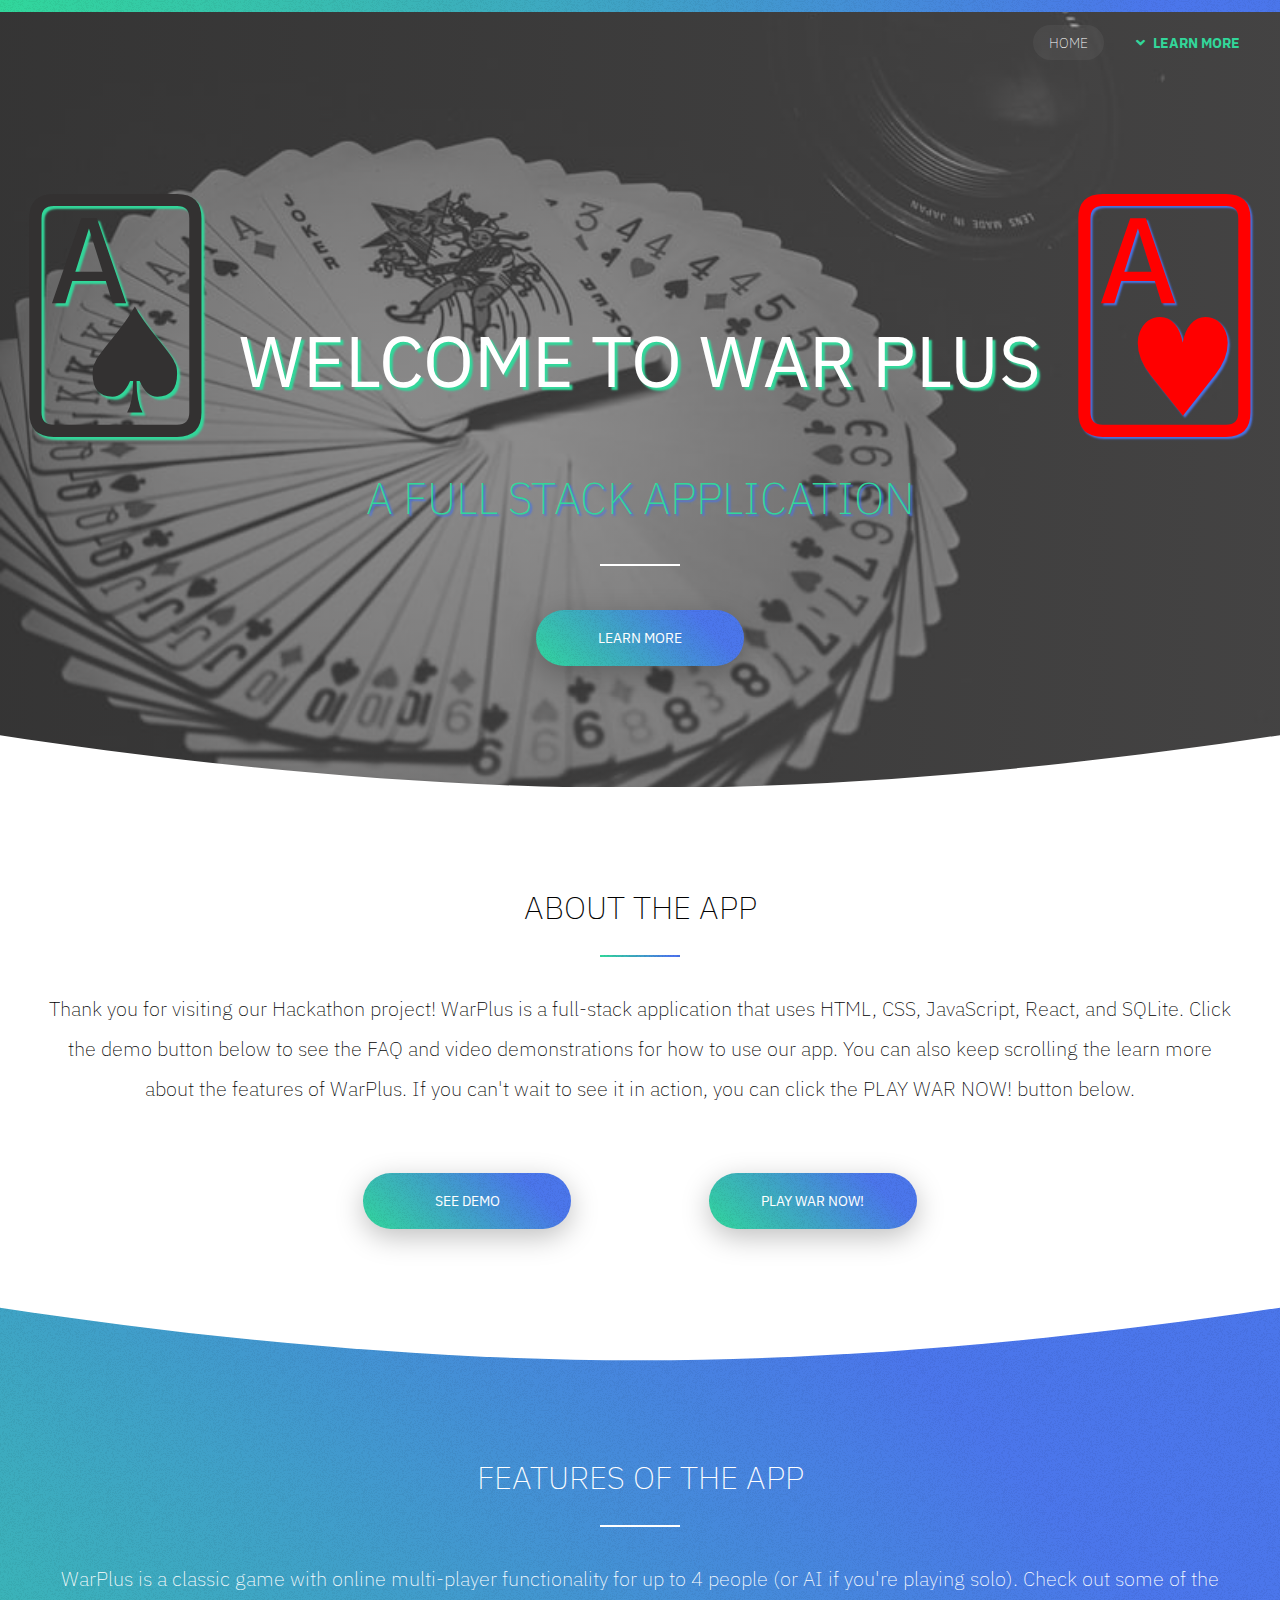
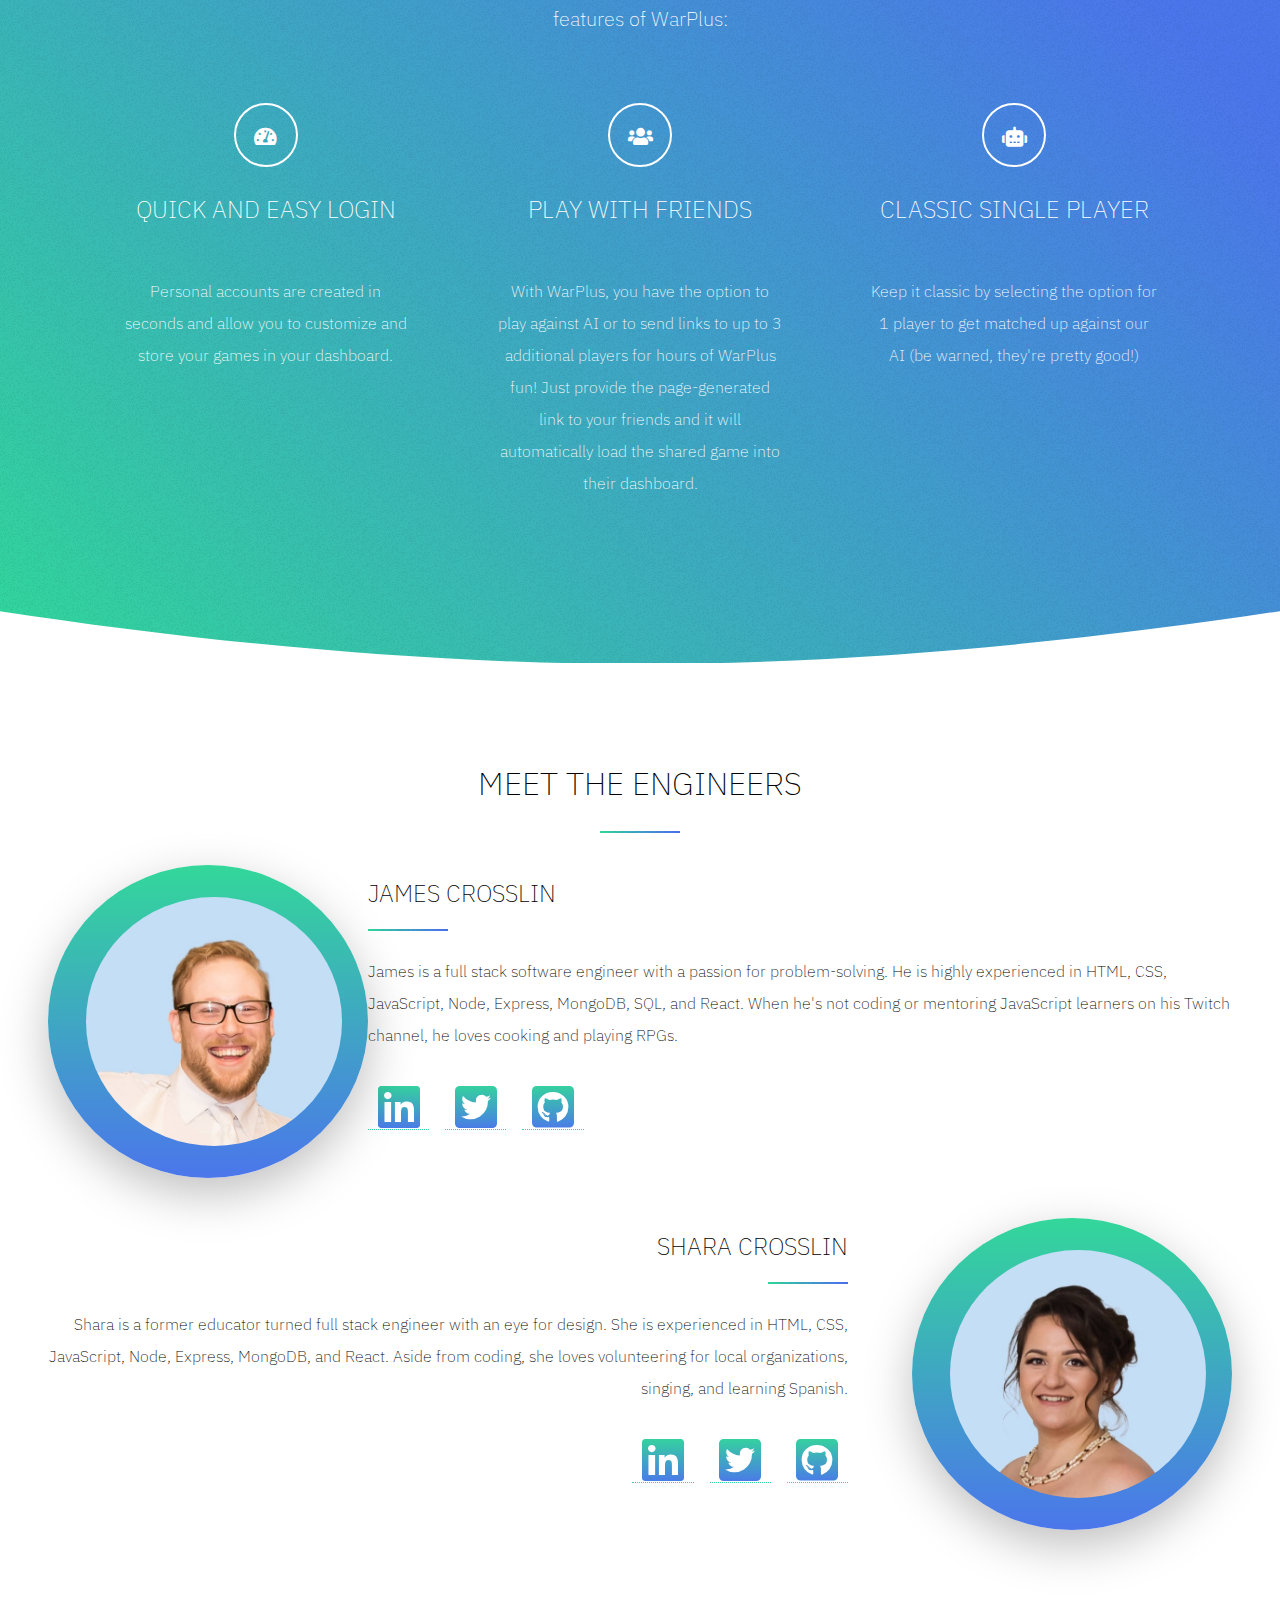
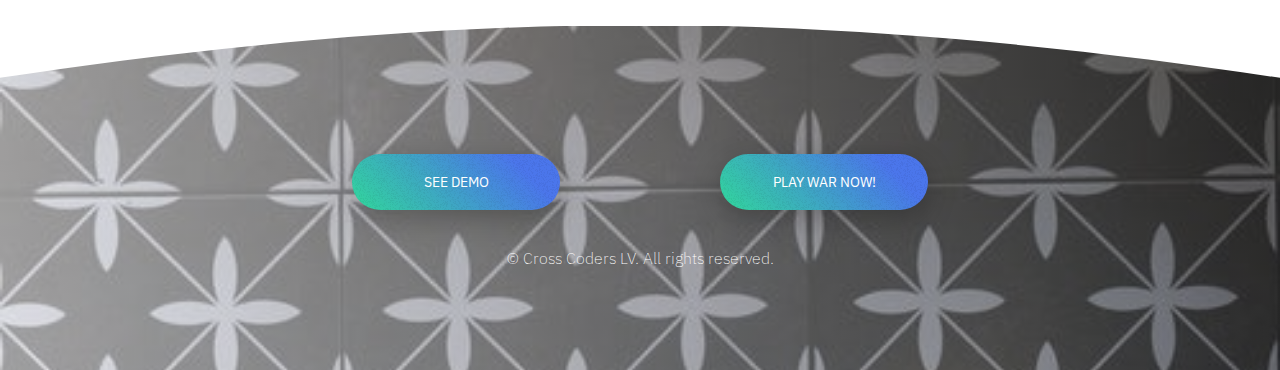
<file: index.html>
<!DOCTYPE html>
<!--
	Hyperbolic by Pixelarity
	pixelarity.com | hello@pixelarity.com
	License: pixelarity.com/license
-->
<html lang="en">
  <head>
    <title>WarPlus </title>
    <meta charset="utf-8" />
    <meta
      name="viewport"
      content="width=device-width, initial-scale=1, user-scalable=yes"
    />
    <meta name="description" content="WarPlus" />
    <meta name="keywords" content="war game " />
    <link rel="stylesheet" href="assets/css/main.css" />
  </head>
  <body class="is-preload">
    <!-- Wrapper -->
    <div id="wrapper">
      <!-- Header -->
      <section id="header" class="alt">
        <!-- Logo -->
      <a href="index.html" class="logo"><strong></strong></a>

        <!-- Nav -->
        <nav id="nav">
          <ul>
            <li class="current"><a href="index.html">Home</a></li>
            <li>
              <a href="#" class="icon solid fa-angle-down">Learn More</a>
              <ul>
                <li><a href="#features">Our Project</a></li>
                <li><a href="#team">Our Team</a></li>
                <li><a href="demo.html">Demo</a></li>
                <li><a href="https://mintbean-hackathon.vercel.app/">Play War</a></li>
              </ul>
            </li>
          </ul>
        </nav>
      </section>

      <!-- Banner -->
      <section id="banner">
        <div class="content">
          <header class="major special">
            <h1>
              <span id="companyName"><strong><span class="card-icon spade">🂡</span> Welcome to War Plus </strong><span class="card-icon heart">🂱</span></span><br />
              A full stack application
            </h1>
          </header>
          <ul class="actions special">
            <li>
              <a href="#first" class="button primary wide scrolly"
                >Learn More</a
              >
            </li>
            
          </ul>
        </div>
      </section>

      <!-- Description of you application 

Explain your project's features

Include a short demo video 

Tutorial on how to use or interact with your application

Obvious and clear button to link to your live application 

"Meet the Engineers" that shows a photo of the you and your team plus links to your LinkedIn, Twitter, and Github  -->

<!-- Description of App Section -->
<section class="wrapper style1 " id="first">
  <div class="inner">
    <header class="major special">
      <h2>About the App</h2>
      <p>
        Thank you for visiting our Hackathon project! WarPlus is a full-stack application that uses HTML, CSS, JavaScript, React, and SQLite. Click the demo button below to see the FAQ and video demonstrations for how to use our app. You can also keep scrolling the learn more about the features of WarPlus. If you can't wait to see it in action, you can click the PLAY WAR NOW! button below.
      </p>
      <div class="demoBtns">
        <a href="demo.html" class="button primary wide scrolly"
                >See Demo</a>
        <a href="https://mintbean-hackathon.vercel.app/" class="button primary wide scrolly"
                >Play War Now!</a>
      </div>
    </header>
    
    
</section>

 <!-- Features of the App Section -->
 <section class="wrapper style2 alt" id="features">
  <div class="inner">
    <header class="major special">
      <h2>Features of the App</h2>
      <p>
        WarPlus is a classic game with online multi-player functionality for up to 4 people (or AI if you're playing solo). Check out some of the features of WarPlus:
      </p>
    </header>
    <div class="features">

        <li>
          <span class="icon alt major solid fas fa-tachometer-alt"></i></span>
          <h3>Quick and Easy Login</h3>
          <p>
            Personal accounts are created in seconds and allow you to customize and store your games in your dashboard. 
          </p>
        </li>
        <li>
          <span class="icon alt major solid fas fa-users"></span>
          <h3>Play with Friends</h3>
          <p>
            With WarPlus, you have the option to play against AI or to send links to up to 3 additional players for hours of WarPlus fun! Just provide the page-generated link to your friends and it will automatically load the shared game into their dashboard.
          </p>
        </li>
      
        <li>
          <span class="icon alt major solid fas fa-robot"></span>
          <h3>Classic Single Player</h3>
          <p>
            Keep it classic by selecting the option for 1 player to get matched up against our AI (be warned, they're pretty good!)
          </p>
        </li>
       
      </ul>
    </div>
  </div>
</section>

      <!-- Section -->
      <section class="wrapper style1" id="team">
        <div class="inner">
          <header class="major special">
            <h2>Meet the Engineers</h2>
            
          </header>
          <div class="spotlights">
            <section class="about-engineer">
              <div class="image"><img src="images/JamesResized.jpg" alt="" /></div>
              <div class="content james">
                <header class="major">
                  <h3>James Crosslin</h3>
                </header>
                <p>
                  James is a full stack software engineer with a passion for problem-solving. He is highly experienced in HTML, CSS, JavaScript, Node, Express, MongoDB, SQL, and React. When he's not coding or mentoring JavaScript learners on his Twitch channel, he loves cooking and playing RPGs.
                </p>
                <ul class="actions">
                  <li><a href="https://www.linkedin.com/in/jamescrosslin/"  class="jamesBtn"><i class="social-icon fab fa-linkedin fa-3x"></i></a></li>
                  <li><a href="https://twitter.com/thedabolical?lang=en"  class="jamesBtn"><i class="social-icon fab fa-twitter-square fa-3x"></i></a></li>
                  <li><a href="https://github.com/jamescrosslin"  class="jamesBtn"><i class="social-icon fab fa-github-square fa-3x"></i></a></li>
                  
                </ul>
              </div>
            </section>
            <section  class="about-engineer">
              <div class="image"><img src="images/sharaResized.jpg" alt="" /></div>
              <div class="content shara">
                <header class="major">
                  <h3>Shara Crosslin</h3>
                </header>
                <p>
                  Shara is a former educator turned full stack engineer with an eye for design. She is experienced in HTML, CSS, JavaScript, Node, Express, MongoDB, and React. Aside from coding, she loves volunteering for local organizations, singing, and learning Spanish.
                </p>
                <ul class="actions">
                  <li>
                    <a href="https://www.linkedin.com/in/sharacrosslin/"  class="sharaBtn">
                      <i class="social-icon fab fa-linkedin fa-3x"></i>
                    </a>
                  </li>
                  <li><a href="https://twitter.com/crosssh8"  class="sharaBtn"><i class="social-icon fab fa-twitter-square fa-3x"></i></a></li>
                  <li><a href="https://github.com/citizen-snipz"  class="sharaBtn"><i class="social-icon fab fa-github-square fa-3x"></i></a></li>
                  
                </ul>
              </div>
            </section>
          </div>
        </div>
      </section>

          <!-- Footer -->
      <section id="footer">
        <div class="demoBtns">
          <a href="demo.html" class="button primary wide scrolly"
                  >See Demo</a>
          <a href="https://mintbean-hackathon.vercel.app/" class="button primary wide scrolly"
                  >Play War Now!</a>
        </div>
        <p class="copyright">&copy; Cross Coders LV. All rights reserved.</p>
      </section>
    </div>
    </div>

    <!-- Scripts -->
    <script src="assets/js/jquery.min.js"></script>
    <script src="assets/js/jquery.dropotron.min.js"></script>
    <script src="assets/js/jquery.scrollex.min.js"></script>
    <script src="assets/js/jquery.scrolly.min.js"></script>
    <script src="assets/js/browser.min.js"></script>
    <script src="assets/js/breakpoints.min.js"></script>
    <script src="assets/js/util.js"></script>
    <script src="assets/js/main.js"></script>
  </body>
</html>
</file>
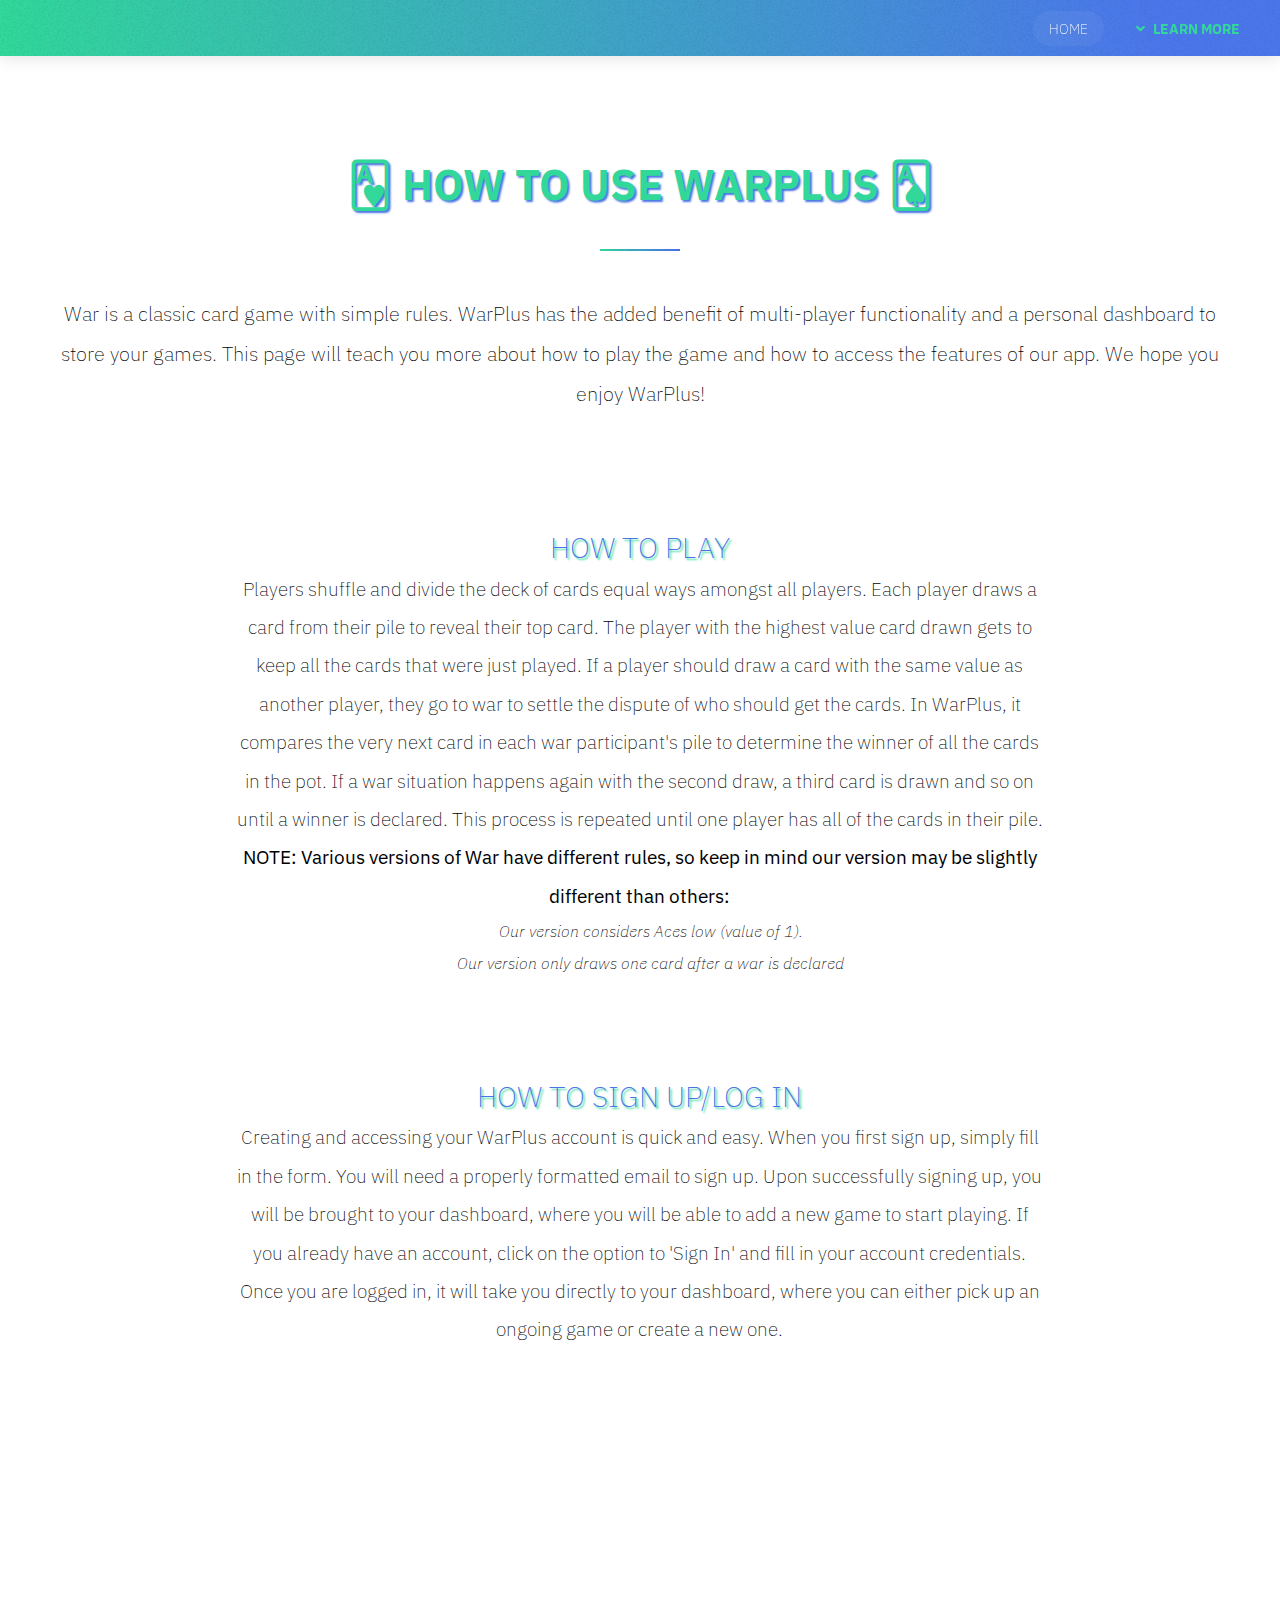
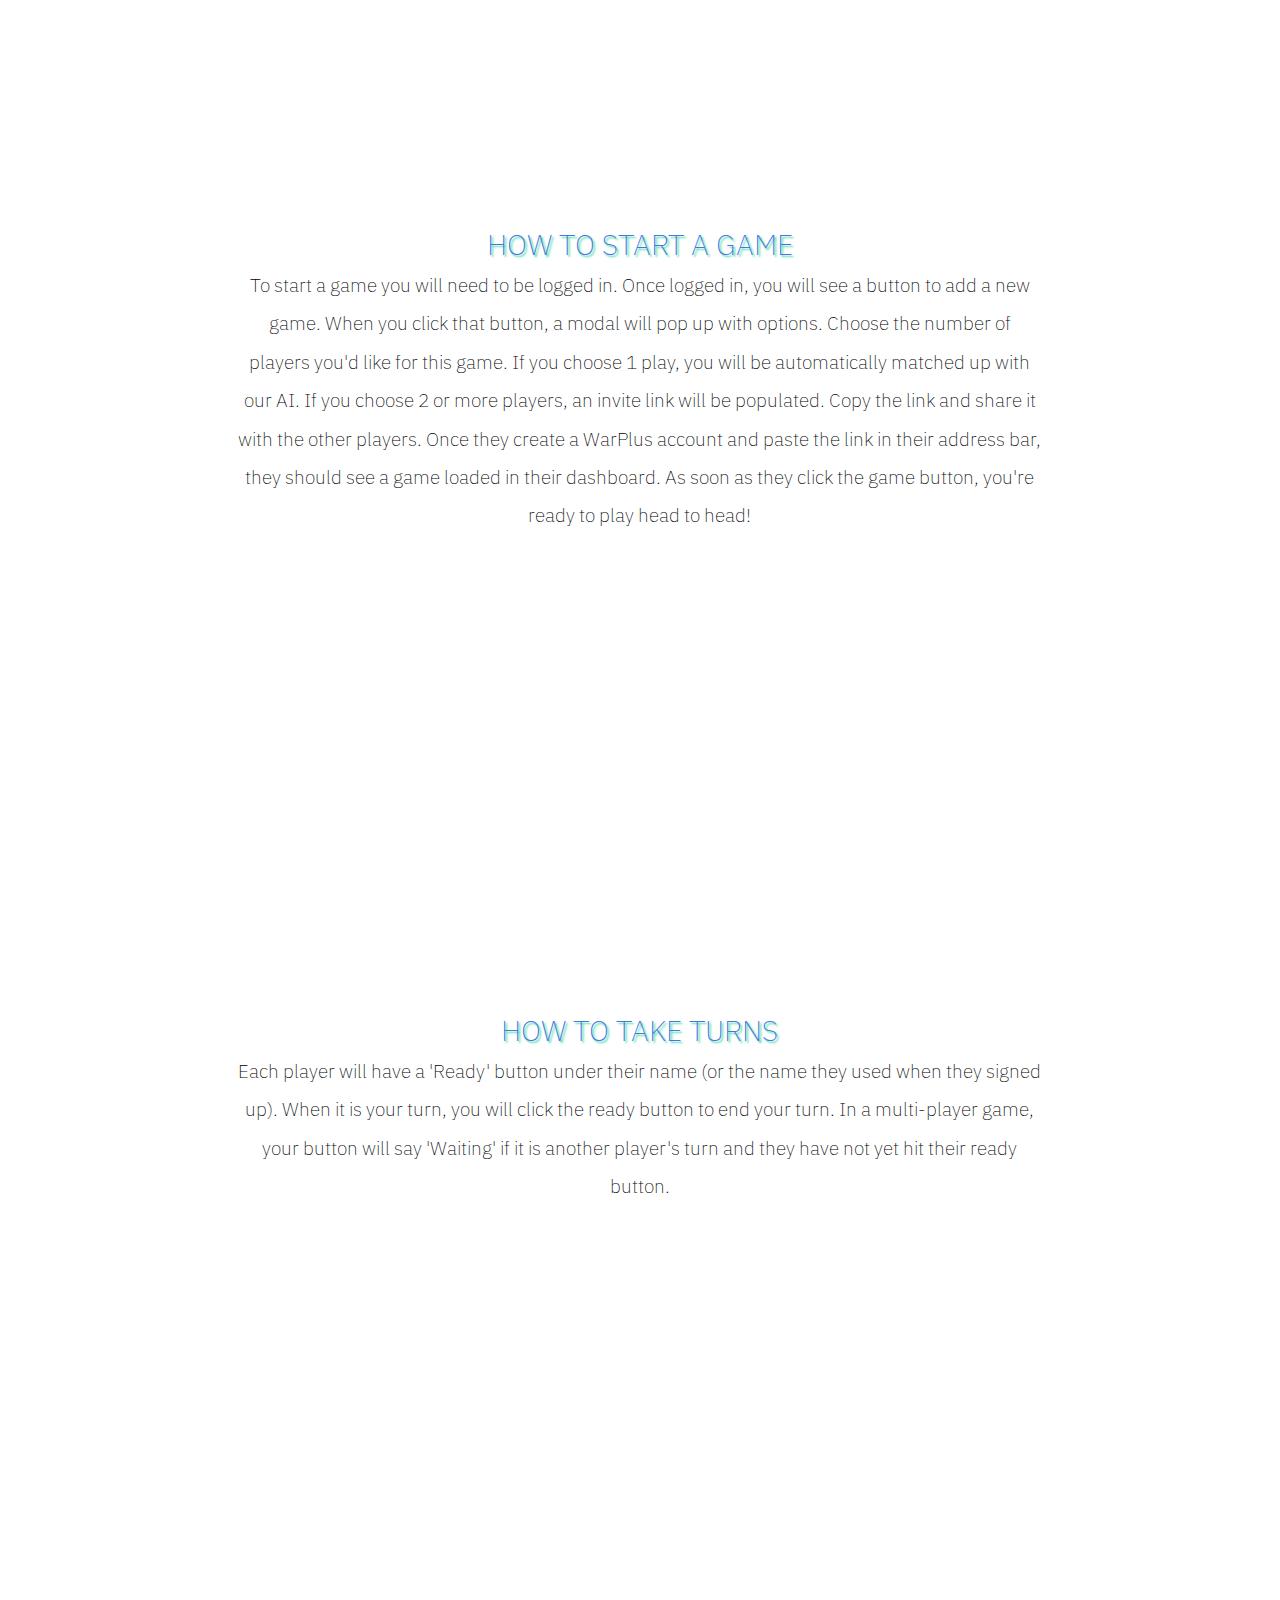
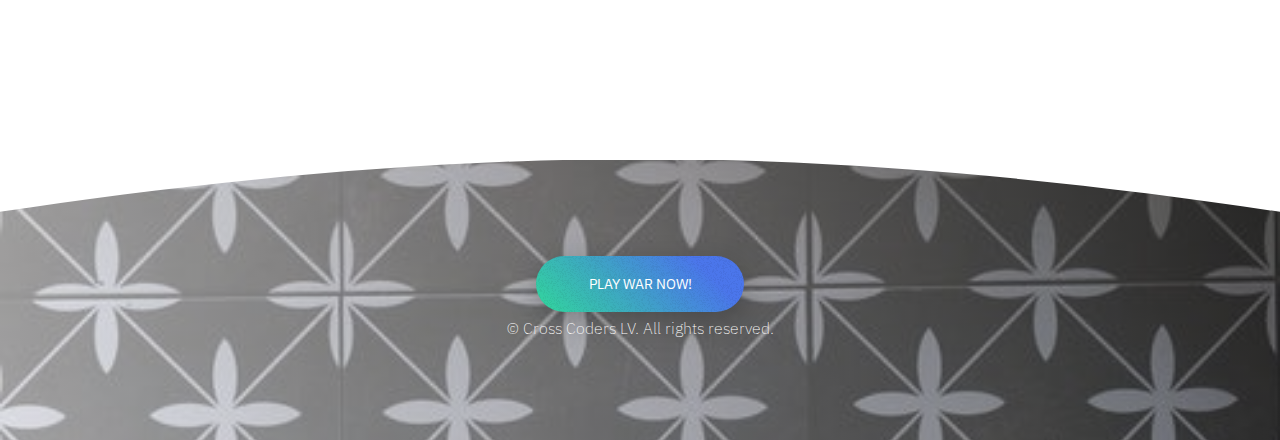
<file: demo.html>
<!DOCTYPE html>
<!--
	Hyperbolic by Pixelarity
	pixelarity.com | hello@pixelarity.com
	License: pixelarity.com/license
-->
<html lang="en">
  <head>
    <title>WarPlus Demo</title>
    <meta charset="utf-8" />
    <meta
      name="viewport"
      content="width=device-width, initial-scale=1, user-scalable=yes"
    />
    <meta name="description" content="Cross Coders Lv - Your Local Vegas Web Developers" />
    <meta name="keywords" content="build website, web design, Las Vegas, web development" />
    <link rel="stylesheet" href="assets/css/main.css" />
  </head>
  <body class="is-preload">
    <!-- Header -->
    <section id="header">
      <!-- Logo -->
      <a href="index.html" class="logo"><strong></strong></a>

      <!-- Nav -->
      <nav id="nav">
        <ul>
          <li class="current"><a href="index.html">Home</a></li>
          <li>
            <a href="#" class="icon solid fa-angle-down">Learn More</a>
            <ul>
              <li><a href="index.html#features">Our Project</a></li>
              <li><a href="index.html#team">Our Team</a></li>
              <li><a href="demo.html">Demo</a></li>
              <li><a href="https://mintbean-hackathon.vercel.app/">Play War</a></li>
            </ul>
          </li>
        </ul>
      </nav>
    </section>

    <!-- Section -->
    <section class="wrapper style1">
      <div class="inner">
        <header class="major special">
          <h1 class="demo">🂱 How to use WarPlus 🂡</h1>
          <p>
            War is a classic card game with simple rules. WarPlus has the added benefit of multi-player functionality and a personal dashboard to store your games. This page will teach you more about how to play the game and how to access the features of our app. We hope you enjoy WarPlus!
          </p>
          
        </header>
        <div class="portfolioWrapper">
          <div class="portfolioThumbs">
            
            <h4 class="demo">How to Play</h4>
            <p>
              Players shuffle and divide the deck of cards equal ways amongst all players. Each player draws a card from their pile to reveal their top card. The player with the highest value card drawn gets to keep all the cards that were just played. 

              If a player should draw a card with the same value as another player, they go to war to settle the dispute of who should get the cards. In WarPlus, it compares the very next card in each war participant's pile to determine the winner of all the cards in the pot. If a war situation happens again with the second draw, a third card is drawn and so on until a winner is declared.

              This process is repeated until one player has all of the cards in their pile.
              <br />
              <b>NOTE: Various versions of War have different rules, so keep in mind our version may be slightly different than others:</b>
              <ul class="demo-list">
                <li>Our version considers Aces low (value of 1).</li>
                <li>Our version only draws one card after a war is declared</li>
              </ul> 
              
            </p>
          </div>
          <div class="portfolioThumbs">

            <h4 class="demo">How to Sign Up/Log In</h4>            
            <p>
              Creating and accessing your WarPlus account is quick and easy. When you first sign up, simply fill in the form. You will need a properly formatted email to sign up. Upon successfully signing up, you will be brought to your dashboard, where you will be able to add a new game to start playing.

              If you already have an account, click on the option to 'Sign In' and fill in your account credentials. Once you are logged in, it will take you directly to your dashboard, where you can either pick up an ongoing game or create a new one.
            </p>
            <video width="480" height="400" autoplay muted>
              <source src="images/sign-in-demo.mp4" type="video/mp4">
            </video>

          </div>
          <div class="portfolioThumbs">

            <h4 class="demo">How to Start a Game</h4>
            <p>
              To start a game you will need to be logged in. Once logged in, you will see a button to add a new game. When you click that button, a modal will pop up with options. Choose the number of players you'd like for this game. If you choose 1 play, you will be automatically matched up with our AI. 
              
              If you choose 2 or more players, an invite link will be populated. Copy the link and share it with the other players. Once they create a WarPlus account and paste the link in their address bar, they should see a game loaded in their dashboard. As soon as they click the game button, you're ready to play head to head!
            </p>
            <video width="480" height="400" autoplay muted>
              <source src="images/how-to-add-game.mp4" type="video/mp4">
            </video>
          </div>
          <div class="portfolioThumbs">

            <h4 class="demo">How to Take Turns</h4>
            <p>
              Each player will have a 'Ready' button under their name (or the name they used when they signed up). When it is your turn, you will click the ready button to end your turn. In a multi-player game, your button will say 'Waiting' if it is another player's turn and they have not yet hit their ready button.
            </p>

            <video width="480" height="400" autoplay muted>
              <source src="images/multi-player-mode.mp4" type="video/mp4">
            </video>
          </div>
        </div>
      </div>
    </section>

   
 <!-- Footer -->
 <section id="footer">
  <a href="https://mintbean-hackathon.vercel.app/" class="button primary wide scrolly">Play War Now!</a>
  <p class="copyright">&copy; Cross Coders LV. All rights reserved.</p>
</section>
</div>
</div>

    <!-- Scripts -->
    <script src="assets/js/jquery.min.js"></script>
    <script src="assets/js/jquery.dropotron.min.js"></script>
    <script src="assets/js/jquery.scrollex.min.js"></script>
    <script src="assets/js/jquery.scrolly.min.js"></script>
    <script src="assets/js/browser.min.js"></script>
    <script src="assets/js/breakpoints.min.js"></script>
    <script src="assets/js/util.js"></script>
    <script src="assets/js/main.js"></script>
  </body>
</html>
</file>
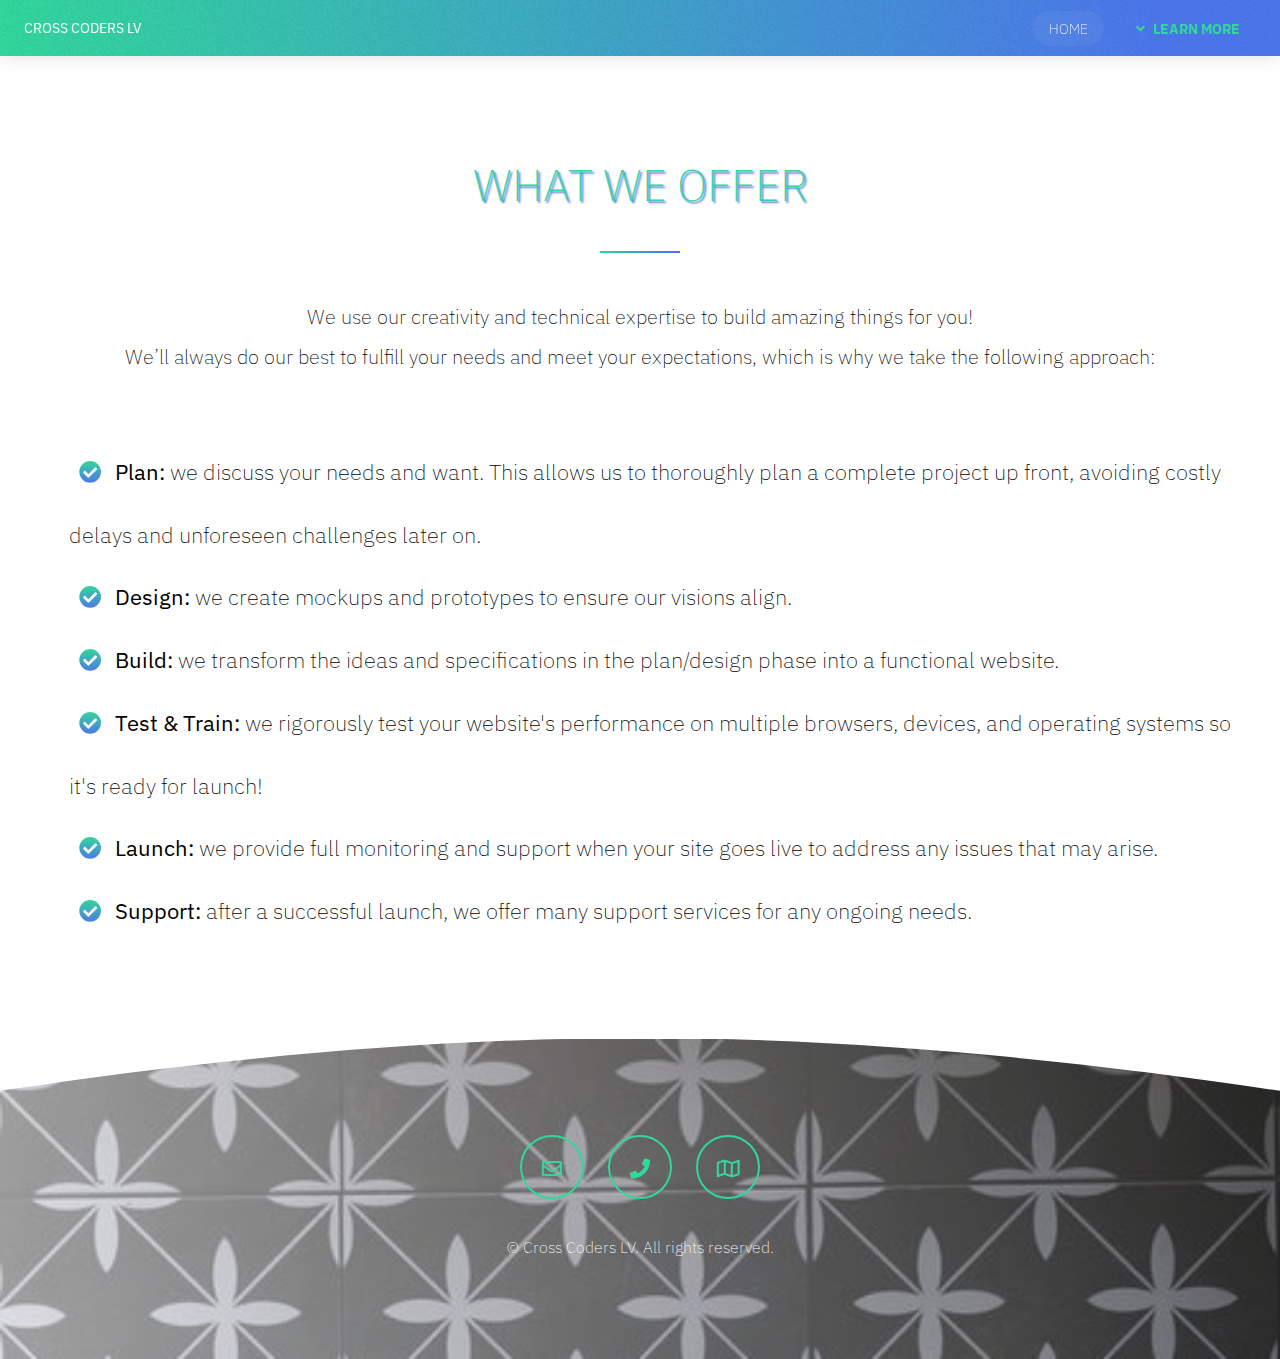
<file: ourProject.html>
<!DOCTYPE html>
<!--
	Hyperbolic by Pixelarity
	pixelarity.com | hello@pixelarity.com
	License: pixelarity.com/license
-->
<html lang="en">
  <head>
    <title>About Cross Coders LV</title>
    <meta charset="utf-8" />
    <meta
      name="viewport"
      content="width=device-width, initial-scale=1, user-scalable=yes"
    />
    <meta name="description" content="Cross Coders Lv - Your Local Vegas Web Developers" />
    <meta name="keywords" content="build website, web design, Las Vegas, web development" />
    <link rel="stylesheet" href="assets/css/main.css" />
  </head>
  <body class="is-preload">
    <!-- Wrapper -->
    <div id="wrapper">
      <!-- Header -->
      <section id="header">
        <!-- Logo -->
        <a href="index.html" class="logo"><strong>Cross Coders LV</strong></a>

        <!-- Nav -->
        <nav id="nav">
          <ul>
            <li class="current"><a href="index.html">Home</a></li>
            <li>
              <a href="#" class="icon solid fa-angle-down">Learn More</a>
              <ul>
                <li><a href="aboutUs.html" >About Us</a></li>
                <li><a href="ourServices.html">Our Services</a></li>
                <li><a href="ourWork.html">Our Work</a></li>
                <li><a href="index.html#contactForm">Contact Us</a></li>
                <!-- <li>
												  <a href="#">Submenu</a>
												  <ul>
													  <li><a href="#">Option One</a></li>
													  <li><a href="#">Option Two</a></li>
													  <li><a href="#">Option Three</a></li>
													  <li><a href="#">Option Four</a></li>
												  </ul>
											  </li> -->
              </ul>
            </li>
            <!-- <li><a href="generic.html">Generic</a></li>
			  <li><a href="elements.html">Elements</a></li> -->
          </ul>
        </nav>
      </section>

      <!-- Section -->
      <section class="wrapper style1">
        <div class="inner">
          <header class="major special">
            <h1>What We Offer</h1>
            <p>
              We use our creativity and technical expertise to build amazing
              things for you! <br />We’ll always do our best to fulfill your needs and meet your expectations, which is why we take the following approach:
            </p>
          </header>
          <!-- <div class="image main">
            <img src="images/lvSignBandW.jpeg" alt="" />
          </div> -->
          <!-- <h3>Magna feugiat consequat</h3> -->
          <p class="ourServices">
            <ul class="ourServices">
              <li><i class="fas fa-check-circle "></i> <strong>Plan:</strong> we discuss your needs and want. This allows us to thoroughly plan a complete project up front, avoiding costly delays and unforeseen challenges later on.</li>
              <li><i class="fas fa-check-circle "></i> <strong>Design:</strong> we create mockups and prototypes to ensure our visions align.</li>
              <li><i class="fas fa-check-circle "></i> <strong>Build:</strong> we transform the ideas and specifications in the plan/design phase into a functional website.</li>
              <li><i class="fas fa-check-circle "></i> <strong>Test & Train:</strong> we rigorously test your website's performance on multiple browsers, devices, and operating systems so it's ready for launch! </li>
              <li><i class="fas fa-check-circle "></i> <strong>Launch:</strong> we provide full monitoring and support when your site goes live to address any issues that may arise.</li>
              <li><i class="fas fa-check-circle "></i> <strong>Support:</strong> after a successful launch, we offer many support services for any ongoing needs.</li>

            </ul>
          </p>
        </div>
      </section>

      
       <!-- Footer -->
       <section id="footer">
        <ul class="icons">
          <!-- <li>
            <a href="#" class="icon alt brands fa-twitter"
              ><span class="label">Twitter</span></a
            >
          </li> -->
          <!-- <li>
            <a href="#" class="icon alt brands fa-facebook-f"
              ><span class="label">Facebook</span></a
            >
          </li> -->
          <li>
            <a href="mailto:crosscoderslv@gmail.com" class="icon alt fa-envelope" aria-label="Email Us at crosscoderslv@gmail.com"
              ><span class="label">Email</span></a
            >
          </li>
          <li>
            <a href="tel:+1-702-530-5577" class="icon alt solid fa-phone" aria-label="Call us at 702-530-5577"
              ><span class="label">Phone</span></a
            >
          </li>
          <li>
            <a href="https://www.google.com/maps/place/North+Las+Vegas,+NV/@36.2697232,-115.1238005,15z/data=!4m5!3m4!1s0x80c8c2b00ad43d33:0x22c7fa13f5acf526!8m2!3d36.1988592!4d-115.1175013" class="icon alt regular fa-map" aria-label="Located in North Las Vegas"
              ><span class="label">North Las Vegas, NV</span></a
            >
          </li>
        </ul>
        <p class="copyright">&copy; Cross Coders LV. All rights reserved.</p>
      </section>
    </div>
    </div>


    <!-- Scripts -->
    <script src="assets/js/jquery.min.js"></script>
    <script src="assets/js/jquery.dropotron.min.js"></script>
    <script src="assets/js/jquery.scrollex.min.js"></script>
    <script src="assets/js/jquery.scrolly.min.js"></script>
    <script src="assets/js/browser.min.js"></script>
    <script src="assets/js/breakpoints.min.js"></script>
    <script src="assets/js/util.js"></script>
    <script src="assets/js/main.js"></script>
  </body>
</html>
</file>
<file: assets/css/main.css>
@import url(fontawesome-all.min.css);
@import url('https://fonts.googleapis.com/css?family=IBM+Plex+Sans:200,200i,400,400i');

/*
	Hyperbolic by Pixelarity
	pixelarity.com | hello@pixelarity.com
	License: pixelarity.com/license
*/

html,
body,
div,
span,
applet,
object,
iframe,
h1,
h2,
h3,
h4,
h5,
h6,
p,
blockquote,
pre,
a,
abbr,
acronym,
address,
big,
cite,
code,
del,
dfn,
em,
img,
ins,
kbd,
q,
s,
samp,
small,
strike,
strong,
sub,
sup,
tt,
var,
b,
u,
i,
center,
dl,
dt,
dd,
ol,
ul,
li,
fieldset,
form,
label,
legend,
table,
caption,
tbody,
tfoot,
thead,
tr,
th,
td,
article,
aside,
canvas,
details,
embed,
figure,
figcaption,
footer,
header,
hgroup,
menu,
nav,
output,
ruby,
section,
summary,
time,
mark,
audio,
video {
  margin: 0;
  padding: 0;
  border: 0;
  font-size: 100%;
  font: inherit;
  vertical-align: baseline;
}

article,
aside,
details,
figcaption,
figure,
footer,
header,
hgroup,
menu,
nav,
section {
  display: block;
}

body {
  line-height: 1;
}

ol,
ul {
  list-style: none;
}

blockquote,
q {
  quotes: none;
}

blockquote:before,
blockquote:after,
q:before,
q:after {
  content: '';
  content: none;
}

table {
  border-collapse: collapse;
  border-spacing: 0;
}

body {
  -webkit-text-size-adjust: none;
}

mark {
  background-color: transparent;
  color: inherit;
}

input::-moz-focus-inner {
  border: 0;
  padding: 0;
}

input,
select,
textarea {
  -moz-appearance: none;
  -webkit-appearance: none;
  -ms-appearance: none;
  appearance: none;
}

/* Basic */

@-ms-viewport {
  width: device-width;
}

body {
  -ms-overflow-style: scrollbar;
}

@media screen and (max-width: 480px) {
  html,
  body {
    min-width: 320px;
  }
}

html {
  box-sizing: border-box;
}

*,
*:before,
*:after {
  box-sizing: inherit;
}

body.is-preload *,
body.is-preload *:before,
body.is-preload *:after {
  -moz-animation: none !important;
  -webkit-animation: none !important;
  -ms-animation: none !important;
  animation: none !important;
  -moz-transition: none !important;
  -webkit-transition: none !important;
  -ms-transition: none !important;
  transition: none !important;
}

/* Typography */

html {
  font-size: 14pt;
}

@media screen and (max-width: 1680px) {
  html {
    font-size: 12pt;
  }
}

@media screen and (max-width: 736px) {
  html {
    font-size: 11pt;
  }
}

@media screen and (max-width: 360px) {
  html {
    font-size: 10pt;
  }
}

body {
  background-color: #333333;
  color: #000000;
}

body,
input,
select,
textarea {
  font-family: 'IBM Plex Sans', Helvetica, sans-serif;
  font-weight: 200;
  font-size: 1rem;
  line-height: 2;
}

a {
  -moz-transition: color 0.2s ease-in-out, border-bottom-color 0.2s ease-in-out;
  -webkit-transition: color 0.2s ease-in-out,
    border-bottom-color 0.2s ease-in-out;
  -ms-transition: color 0.2s ease-in-out, border-bottom-color 0.2s ease-in-out;
  transition: color 0.2s ease-in-out, border-bottom-color 0.2s ease-in-out;
  border-bottom: dotted 1px;
  text-decoration: none;
}

a:hover {
  border-bottom-color: transparent;
}

strong,
b {
  font-weight: 400;
}

em,
i {
  font-style: italic;
}

p {
  margin: 0 0 2rem 0;
}

h1,
h2,
h3,
h4,
h5,
h6 {
  font-weight: 200;
  line-height: 1.5;
  margin: 0 0 1.5rem 0;
  text-transform: uppercase;
}

h1 a,
h2 a,
h3 a,
h4 a,
h5 a,
h6 a {
  color: inherit;
  text-decoration: none;
}

h1 {
  font-size: 2.25rem;
  color: rgb(50, 215, 154) !important;
  text-shadow: 2px 2px 2px rgb(73, 116, 228) !important;
}

h2 {
  font-size: 2.5rem;
}

h3 {
  font-size: 1.75rem;
}

h4 {
  font-size: 1.25rem;
}

h5 {
  font-size: 0.9rem;
}

h6 {
  font-size: 0.7rem;
}

@media screen and (max-width: 1280px) {
  h1 {
    font-size: 2.75rem;
  }

  h2 {
    font-size: 2rem;
  }

  h3 {
    font-size: 1.5rem;
  }
}

@media screen and (max-width: 736px) {
  h1 {
    font-size: 2.25rem;
  }

  h2 {
    font-size: 1.5rem;
  }

  h3 {
    font-size: 1.25rem;
  }
}

sub {
  font-size: 0.8rem;
  position: relative;
  top: 0.5rem;
}

sup {
  font-size: 0.8rem;
  position: relative;
  top: -0.5rem;
}

blockquote {
  border-left: solid 0.5rem;
  font-style: italic;
  margin: 0 0 2rem 0;
  padding: 1rem 0 1rem 2rem;
}

code {
  border-radius: 6px;
  border: solid 1px;
  font-family: 'Courier New', monospace;
  font-size: 0.9rem;
  margin: 0 0.25rem;
  padding: 0.25rem 0.65rem;
}

pre {
  -webkit-overflow-scrolling: touch;
  font-family: 'Courier New', monospace;
  font-size: 0.9rem;
  margin: 0 0 2rem 0;
}

pre code {
  display: block;
  line-height: 1.75;
  padding: 1rem 1.5rem;
  overflow-x: auto;
}

hr {
  border: 0;
  border-bottom: solid 1px;
  margin: 2rem 0;
}

hr.major {
  margin: 4rem 0;
}

@media screen and (max-width: 736px) {
  hr.major {
    margin: 3rem 0;
  }
}

header.major h1,
header.major h2,
header.major h3,
header.major h4,
header.major h5,
header.major h6 {
  margin: 0 0 0.875em 0;
  padding-bottom: 0.875em;
}

header.major h1:after,
header.major h2:after,
header.major h3:after,
header.major h4:after,
header.major h5:after,
header.major h6:after {
  position: relative;
  top: 0.75em;
  content: '';
  height: 2px;
  display: block;
  width: 5rem;
}

header.major p {
  font-size: 1.25rem;
  margin: 0 0 6rem 0;
}

header.major.alt {
  margin-bottom: -3rem;
}

header.special {
  text-align: center;
}

header.special.major h1:after,
header.special.major h2:after,
header.special.major h3:after,
header.special.major h4:after,
header.special.major h5:after,
header.special.major h6:after {
  margin: 0 auto;
}

@media screen and (max-width: 1280px) {
  header.major p {
    margin: 0 0 4rem 0;
  }

  header.major.alt {
    margin-bottom: -1rem;
  }
}

@media screen and (max-width: 736px) {
  header.major p {
    font-size: 1rem;
    margin: 0 0 3rem 0;
  }

  header.major.alt {
    margin-bottom: -1rem;
  }
}

@media screen and (max-width: 480px) {
  header.major p br {
    display: none;
  }
}

input,
select,
textarea {
  color: #000000;
}

a {
  color: rgb(49, 215, 155);
}

strong,
b {
  color: #000000;
}

h1,
h2,
h3,
h4,
h5,
h6 {
  color: #000000;
}

blockquote {
  border-left-color: rgba(0, 0, 0, 0.125);
}

code {
  background: rgba(0, 0, 0, 0.05);
  border-color: rgba(0, 0, 0, 0.125);
}

hr {
  border-bottom-color: rgba(0, 0, 0, 0.125);
}

header.major h1:after,
header.major h2:after,
header.major h3:after,
header.major h4:after,
header.major h5:after,
header.major h6:after {
  background-color: rgb(49, 215, 155);
  background-image: url('../../images/overlay.png'),
    linear-gradient(90deg, rgba(49, 215, 155, 0), rgb(75, 118, 235) 90%);
  background-size: auto, auto;
  background-repeat: repeat, no-repeat;
}

/* Row */

.row {
  display: flex;
  flex-wrap: wrap;
  box-sizing: border-box;
  align-items: stretch;
}

.row > * {
  box-sizing: border-box;
}

.row.gtr-uniform > * > :last-child {
  margin-bottom: 0;
}

.row.aln-left {
  justify-content: flex-start;
}

.row.aln-center {
  justify-content: center;
}

.row.aln-right {
  justify-content: flex-end;
}

.row.aln-top {
  align-items: flex-start;
}

.row.aln-middle {
  align-items: center;
}

.row.aln-bottom {
  align-items: flex-end;
}

.row > .imp {
  order: -1;
}

.row > .col-1 {
  width: 8.33333%;
}

.row > .off-1 {
  margin-left: 8.33333%;
}

.row > .col-2 {
  width: 16.66667%;
}

.row > .off-2 {
  margin-left: 16.66667%;
}

.row > .col-3 {
  width: 25%;
}

.row > .off-3 {
  margin-left: 25%;
}

.row > .col-4 {
  width: 33.33333%;
}

.row > .off-4 {
  margin-left: 33.33333%;
}

.row > .col-5 {
  width: 41.66667%;
}

.row > .off-5 {
  margin-left: 41.66667%;
}

.row > .col-6 {
  width: 50%;
}

.row > .off-6 {
  margin-left: 50%;
}

.row > .col-7 {
  width: 58.33333%;
}

.row > .off-7 {
  margin-left: 58.33333%;
}

.row > .col-8 {
  width: 66.66667%;
}

.row > .off-8 {
  margin-left: 66.66667%;
}

.row > .col-9 {
  width: 75%;
}

.row > .off-9 {
  margin-left: 75%;
}

.row > .col-10 {
  width: 83.33333%;
}

.row > .off-10 {
  margin-left: 83.33333%;
}

.row > .col-11 {
  width: 91.66667%;
}

.row > .off-11 {
  margin-left: 91.66667%;
}

.row > .col-12 {
  width: 100%;
}

.row > .off-12 {
  margin-left: 100%;
}

.row.gtr-0 {
  margin-top: 0;
  margin-left: 0rem;
}

.row.gtr-0 > * {
  padding: 0 0 0 0rem;
}

.row.gtr-0.gtr-uniform {
  margin-top: 0rem;
}

.row.gtr-0.gtr-uniform > * {
  padding-top: 0rem;
}

.row.gtr-25 {
  margin-top: 0;
  margin-left: -0.5rem;
}

.row.gtr-25 > * {
  padding: 0 0 0 0.5rem;
}

.row.gtr-25.gtr-uniform {
  margin-top: -0.5rem;
}

.row.gtr-25.gtr-uniform > * {
  padding-top: 0.5rem;
}

.row.gtr-50 {
  margin-top: 0;
  margin-left: -1rem;
}

.row.gtr-50 > * {
  padding: 0 0 0 1rem;
}

.row.gtr-50.gtr-uniform {
  margin-top: -1rem;
}

.row.gtr-50.gtr-uniform > * {
  padding-top: 1rem;
}

.row {
  margin-top: 0;
  margin-left: -2rem;
}

.row > * {
  padding: 0 0 0 2rem;
}

.row.gtr-uniform {
  margin-top: -2rem;
}

.row.gtr-uniform > * {
  padding-top: 2rem;
}

.row.gtr-150 {
  margin-top: 0;
  margin-left: -3rem;
}

.row.gtr-150 > * {
  padding: 0 0 0 3rem;
}

.row.gtr-150.gtr-uniform {
  margin-top: -3rem;
}

.row.gtr-150.gtr-uniform > * {
  padding-top: 3rem;
}

.row.gtr-200 {
  margin-top: 0;
  margin-left: -4rem;
}

.row.gtr-200 > * {
  padding: 0 0 0 4rem;
}

.row.gtr-200.gtr-uniform {
  margin-top: -4rem;
}

.row.gtr-200.gtr-uniform > * {
  padding-top: 4rem;
}

@media screen and (max-width: 1680px) {
  .row {
    display: flex;
    flex-wrap: wrap;
    box-sizing: border-box;
    align-items: stretch;
  }

  .row > * {
    box-sizing: border-box;
  }

  .row.gtr-uniform > * > :last-child {
    margin-bottom: 0;
  }

  .row.aln-left {
    justify-content: flex-start;
  }

  .row.aln-center {
    justify-content: center;
  }

  .row.aln-right {
    justify-content: flex-end;
  }

  .row.aln-top {
    align-items: flex-start;
  }

  .row.aln-middle {
    align-items: center;
  }

  .row.aln-bottom {
    align-items: flex-end;
  }

  .row > .imp-xlarge {
    order: -1;
  }

  .row > .col-1-xlarge {
    width: 8.33333%;
  }

  .row > .off-1-xlarge {
    margin-left: 8.33333%;
  }

  .row > .col-2-xlarge {
    width: 16.66667%;
  }

  .row > .off-2-xlarge {
    margin-left: 16.66667%;
  }

  .row > .col-3-xlarge {
    width: 25%;
  }

  .row > .off-3-xlarge {
    margin-left: 25%;
  }

  .row > .col-4-xlarge {
    width: 33.33333%;
  }

  .row > .off-4-xlarge {
    margin-left: 33.33333%;
  }

  .row > .col-5-xlarge {
    width: 41.66667%;
  }

  .row > .off-5-xlarge {
    margin-left: 41.66667%;
  }

  .row > .col-6-xlarge {
    width: 50%;
  }

  .row > .off-6-xlarge {
    margin-left: 50%;
  }

  .row > .col-7-xlarge {
    width: 58.33333%;
  }

  .row > .off-7-xlarge {
    margin-left: 58.33333%;
  }

  .row > .col-8-xlarge {
    width: 66.66667%;
  }

  .row > .off-8-xlarge {
    margin-left: 66.66667%;
  }

  .row > .col-9-xlarge {
    width: 75%;
  }

  .row > .off-9-xlarge {
    margin-left: 75%;
  }

  .row > .col-10-xlarge {
    width: 83.33333%;
  }

  .row > .off-10-xlarge {
    margin-left: 83.33333%;
  }

  .row > .col-11-xlarge {
    width: 91.66667%;
  }

  .row > .off-11-xlarge {
    margin-left: 91.66667%;
  }

  .row > .col-12-xlarge {
    width: 100%;
  }

  .row > .off-12-xlarge {
    margin-left: 100%;
  }

  .row.gtr-0 {
    margin-top: 0;
    margin-left: 0rem;
  }

  .row.gtr-0 > * {
    padding: 0 0 0 0rem;
  }

  .row.gtr-0.gtr-uniform {
    margin-top: 0rem;
  }

  .row.gtr-0.gtr-uniform > * {
    padding-top: 0rem;
  }

  .row.gtr-25 {
    margin-top: 0;
    margin-left: -0.5rem;
  }

  .row.gtr-25 > * {
    padding: 0 0 0 0.5rem;
  }

  .row.gtr-25.gtr-uniform {
    margin-top: -0.5rem;
  }

  .row.gtr-25.gtr-uniform > * {
    padding-top: 0.5rem;
  }

  .row.gtr-50 {
    margin-top: 0;
    margin-left: -1rem;
  }

  .row.gtr-50 > * {
    padding: 0 0 0 1rem;
  }

  .row.gtr-50.gtr-uniform {
    margin-top: -1rem;
  }

  .row.gtr-50.gtr-uniform > * {
    padding-top: 1rem;
  }

  .row {
    margin-top: 0;
    margin-left: -2rem;
  }

  .row > * {
    padding: 0 0 0 2rem;
  }

  .row.gtr-uniform {
    margin-top: -2rem;
  }

  .row.gtr-uniform > * {
    padding-top: 2rem;
  }

  .row.gtr-150 {
    margin-top: 0;
    margin-left: -3rem;
  }

  .row.gtr-150 > * {
    padding: 0 0 0 3rem;
  }

  .row.gtr-150.gtr-uniform {
    margin-top: -3rem;
  }

  .row.gtr-150.gtr-uniform > * {
    padding-top: 3rem;
  }

  .row.gtr-200 {
    margin-top: 0;
    margin-left: -4rem;
  }

  .row.gtr-200 > * {
    padding: 0 0 0 4rem;
  }

  .row.gtr-200.gtr-uniform {
    margin-top: -4rem;
  }

  .row.gtr-200.gtr-uniform > * {
    padding-top: 4rem;
  }
}

@media screen and (max-width: 1280px) {
  .row {
    display: flex;
    flex-wrap: wrap;
    box-sizing: border-box;
    align-items: stretch;
  }

  .row > * {
    box-sizing: border-box;
  }

  .row.gtr-uniform > * > :last-child {
    margin-bottom: 0;
  }

  .row.aln-left {
    justify-content: flex-start;
  }

  .row.aln-center {
    justify-content: center;
  }

  .row.aln-right {
    justify-content: flex-end;
  }

  .row.aln-top {
    align-items: flex-start;
  }

  .row.aln-middle {
    align-items: center;
  }

  .row.aln-bottom {
    align-items: flex-end;
  }

  .row > .imp-large {
    order: -1;
  }

  .row > .col-1-large {
    width: 8.33333%;
  }

  .row > .off-1-large {
    margin-left: 8.33333%;
  }

  .row > .col-2-large {
    width: 16.66667%;
  }

  .row > .off-2-large {
    margin-left: 16.66667%;
  }

  .row > .col-3-large {
    width: 25%;
  }

  .row > .off-3-large {
    margin-left: 25%;
  }

  .row > .col-4-large {
    width: 33.33333%;
  }

  .row > .off-4-large {
    margin-left: 33.33333%;
  }

  .row > .col-5-large {
    width: 41.66667%;
  }

  .row > .off-5-large {
    margin-left: 41.66667%;
  }

  .row > .col-6-large {
    width: 50%;
  }

  .row > .off-6-large {
    margin-left: 50%;
  }

  .row > .col-7-large {
    width: 58.33333%;
  }

  .row > .off-7-large {
    margin-left: 58.33333%;
  }

  .row > .col-8-large {
    width: 66.66667%;
  }

  .row > .off-8-large {
    margin-left: 66.66667%;
  }

  .row > .col-9-large {
    width: 75%;
  }

  .row > .off-9-large {
    margin-left: 75%;
  }

  .row > .col-10-large {
    width: 83.33333%;
  }

  .row > .off-10-large {
    margin-left: 83.33333%;
  }

  .row > .col-11-large {
    width: 91.66667%;
  }

  .row > .off-11-large {
    margin-left: 91.66667%;
  }

  .row > .col-12-large {
    width: 100%;
  }

  .row > .off-12-large {
    margin-left: 100%;
  }

  .row.gtr-0 {
    margin-top: 0;
    margin-left: 0rem;
  }

  .row.gtr-0 > * {
    padding: 0 0 0 0rem;
  }

  .row.gtr-0.gtr-uniform {
    margin-top: 0rem;
  }

  .row.gtr-0.gtr-uniform > * {
    padding-top: 0rem;
  }

  .row.gtr-25 {
    margin-top: 0;
    margin-left: -0.375rem;
  }

  .row.gtr-25 > * {
    padding: 0 0 0 0.375rem;
  }

  .row.gtr-25.gtr-uniform {
    margin-top: -0.375rem;
  }

  .row.gtr-25.gtr-uniform > * {
    padding-top: 0.375rem;
  }

  .row.gtr-50 {
    margin-top: 0;
    margin-left: -0.75rem;
  }

  .row.gtr-50 > * {
    padding: 0 0 0 0.75rem;
  }

  .row.gtr-50.gtr-uniform {
    margin-top: -0.75rem;
  }

  .row.gtr-50.gtr-uniform > * {
    padding-top: 0.75rem;
  }

  .row {
    margin-top: 0;
    margin-left: -1.5rem;
  }

  .row > * {
    padding: 0 0 0 1.5rem;
  }

  .row.gtr-uniform {
    margin-top: -1.5rem;
  }

  .row.gtr-uniform > * {
    padding-top: 1.5rem;
  }

  .row.gtr-150 {
    margin-top: 0;
    margin-left: -2.25rem;
  }

  .row.gtr-150 > * {
    padding: 0 0 0 2.25rem;
  }

  .row.gtr-150.gtr-uniform {
    margin-top: -2.25rem;
  }

  .row.gtr-150.gtr-uniform > * {
    padding-top: 2.25rem;
  }

  .row.gtr-200 {
    margin-top: 0;
    margin-left: -3rem;
  }

  .row.gtr-200 > * {
    padding: 0 0 0 3rem;
  }

  .row.gtr-200.gtr-uniform {
    margin-top: -3rem;
  }

  .row.gtr-200.gtr-uniform > * {
    padding-top: 3rem;
  }
}

@media screen and (max-width: 980px) {
  .row {
    display: flex;
    flex-wrap: wrap;
    box-sizing: border-box;
    align-items: stretch;
  }

  .row > * {
    box-sizing: border-box;
  }

  .row.gtr-uniform > * > :last-child {
    margin-bottom: 0;
  }

  .row.aln-left {
    justify-content: flex-start;
  }

  .row.aln-center {
    justify-content: center;
  }

  .row.aln-right {
    justify-content: flex-end;
  }

  .row.aln-top {
    align-items: flex-start;
  }

  .row.aln-middle {
    align-items: center;
  }

  .row.aln-bottom {
    align-items: flex-end;
  }

  .row > .imp-medium {
    order: -1;
  }

  .row > .col-1-medium {
    width: 8.33333%;
  }

  .row > .off-1-medium {
    margin-left: 8.33333%;
  }

  .row > .col-2-medium {
    width: 16.66667%;
  }

  .row > .off-2-medium {
    margin-left: 16.66667%;
  }

  .row > .col-3-medium {
    width: 25%;
  }

  .row > .off-3-medium {
    margin-left: 25%;
  }

  .row > .col-4-medium {
    width: 33.33333%;
  }

  .row > .off-4-medium {
    margin-left: 33.33333%;
  }

  .row > .col-5-medium {
    width: 41.66667%;
  }

  .row > .off-5-medium {
    margin-left: 41.66667%;
  }

  .row > .col-6-medium {
    width: 50%;
  }

  .row > .off-6-medium {
    margin-left: 50%;
  }

  .row > .col-7-medium {
    width: 58.33333%;
  }

  .row > .off-7-medium {
    margin-left: 58.33333%;
  }

  .row > .col-8-medium {
    width: 66.66667%;
  }

  .row > .off-8-medium {
    margin-left: 66.66667%;
  }

  .row > .col-9-medium {
    width: 75%;
  }

  .row > .off-9-medium {
    margin-left: 75%;
  }

  .row > .col-10-medium {
    width: 83.33333%;
  }

  .row > .off-10-medium {
    margin-left: 83.33333%;
  }

  .row > .col-11-medium {
    width: 91.66667%;
  }

  .row > .off-11-medium {
    margin-left: 91.66667%;
  }

  .row > .col-12-medium {
    width: 100%;
  }

  .row > .off-12-medium {
    margin-left: 100%;
  }

  .row.gtr-0 {
    margin-top: 0;
    margin-left: 0rem;
  }

  .row.gtr-0 > * {
    padding: 0 0 0 0rem;
  }

  .row.gtr-0.gtr-uniform {
    margin-top: 0rem;
  }

  .row.gtr-0.gtr-uniform > * {
    padding-top: 0rem;
  }

  .row.gtr-25 {
    margin-top: 0;
    margin-left: -0.375rem;
  }

  .row.gtr-25 > * {
    padding: 0 0 0 0.375rem;
  }

  .row.gtr-25.gtr-uniform {
    margin-top: -0.375rem;
  }

  .row.gtr-25.gtr-uniform > * {
    padding-top: 0.375rem;
  }

  .row.gtr-50 {
    margin-top: 0;
    margin-left: -0.75rem;
  }

  .row.gtr-50 > * {
    padding: 0 0 0 0.75rem;
  }

  .row.gtr-50.gtr-uniform {
    margin-top: -0.75rem;
  }

  .row.gtr-50.gtr-uniform > * {
    padding-top: 0.75rem;
  }

  .row {
    margin-top: 0;
    margin-left: -1.5rem;
  }

  .row > * {
    padding: 0 0 0 1.5rem;
  }

  .row.gtr-uniform {
    margin-top: -1.5rem;
  }

  .row.gtr-uniform > * {
    padding-top: 1.5rem;
  }

  .row.gtr-150 {
    margin-top: 0;
    margin-left: -2.25rem;
  }

  .row.gtr-150 > * {
    padding: 0 0 0 2.25rem;
  }

  .row.gtr-150.gtr-uniform {
    margin-top: -2.25rem;
  }

  .row.gtr-150.gtr-uniform > * {
    padding-top: 2.25rem;
  }

  .row.gtr-200 {
    margin-top: 0;
    margin-left: -3rem;
  }

  .row.gtr-200 > * {
    padding: 0 0 0 3rem;
  }

  .row.gtr-200.gtr-uniform {
    margin-top: -3rem;
  }

  .row.gtr-200.gtr-uniform > * {
    padding-top: 3rem;
  }
}

@media screen and (max-width: 736px) {
  .row {
    display: flex;
    flex-wrap: wrap;
    box-sizing: border-box;
    align-items: stretch;
  }

  .row > * {
    box-sizing: border-box;
  }

  .row.gtr-uniform > * > :last-child {
    margin-bottom: 0;
  }

  .row.aln-left {
    justify-content: flex-start;
  }

  .row.aln-center {
    justify-content: center;
  }

  .row.aln-right {
    justify-content: flex-end;
  }

  .row.aln-top {
    align-items: flex-start;
  }

  .row.aln-middle {
    align-items: center;
  }

  .row.aln-bottom {
    align-items: flex-end;
  }

  .row > .imp-small {
    order: -1;
  }

  .row > .col-1-small {
    width: 8.33333%;
  }

  .row > .off-1-small {
    margin-left: 8.33333%;
  }

  .row > .col-2-small {
    width: 16.66667%;
  }

  .row > .off-2-small {
    margin-left: 16.66667%;
  }

  .row > .col-3-small {
    width: 25%;
  }

  .row > .off-3-small {
    margin-left: 25%;
  }

  .row > .col-4-small {
    width: 33.33333%;
  }

  .row > .off-4-small {
    margin-left: 33.33333%;
  }

  .row > .col-5-small {
    width: 41.66667%;
  }

  .row > .off-5-small {
    margin-left: 41.66667%;
  }

  .row > .col-6-small {
    width: 50%;
  }

  .row > .off-6-small {
    margin-left: 50%;
  }

  .row > .col-7-small {
    width: 58.33333%;
  }

  .row > .off-7-small {
    margin-left: 58.33333%;
  }

  .row > .col-8-small {
    width: 66.66667%;
  }

  .row > .off-8-small {
    margin-left: 66.66667%;
  }

  .row > .col-9-small {
    width: 75%;
  }

  .row > .off-9-small {
    margin-left: 75%;
  }

  .row > .col-10-small {
    width: 83.33333%;
  }

  .row > .off-10-small {
    margin-left: 83.33333%;
  }

  .row > .col-11-small {
    width: 91.66667%;
  }

  .row > .off-11-small {
    margin-left: 91.66667%;
  }

  .row > .col-12-small {
    width: 100%;
  }

  .row > .off-12-small {
    margin-left: 100%;
  }

  .row.gtr-0 {
    margin-top: 0;
    margin-left: 0rem;
  }

  .row.gtr-0 > * {
    padding: 0 0 0 0rem;
  }

  .row.gtr-0.gtr-uniform {
    margin-top: 0rem;
  }

  .row.gtr-0.gtr-uniform > * {
    padding-top: 0rem;
  }

  .row.gtr-25 {
    margin-top: 0;
    margin-left: -0.3125rem;
  }

  .row.gtr-25 > * {
    padding: 0 0 0 0.3125rem;
  }

  .row.gtr-25.gtr-uniform {
    margin-top: -0.3125rem;
  }

  .row.gtr-25.gtr-uniform > * {
    padding-top: 0.3125rem;
  }

  .row.gtr-50 {
    margin-top: 0;
    margin-left: -0.625rem;
  }

  .row.gtr-50 > * {
    padding: 0 0 0 0.625rem;
  }

  .row.gtr-50.gtr-uniform {
    margin-top: -0.625rem;
  }

  .row.gtr-50.gtr-uniform > * {
    padding-top: 0.625rem;
  }

  .row {
    margin-top: 0;
    margin-left: -1.25rem;
  }

  .row > * {
    padding: 0 0 0 1.25rem;
  }

  .row.gtr-uniform {
    margin-top: -1.25rem;
  }

  .row.gtr-uniform > * {
    padding-top: 1.25rem;
  }

  .row.gtr-150 {
    margin-top: 0;
    margin-left: -1.875rem;
  }

  .row.gtr-150 > * {
    padding: 0 0 0 1.875rem;
  }

  .row.gtr-150.gtr-uniform {
    margin-top: -1.875rem;
  }

  .row.gtr-150.gtr-uniform > * {
    padding-top: 1.875rem;
  }

  .row.gtr-200 {
    margin-top: 0;
    margin-left: -2.5rem;
  }

  .row.gtr-200 > * {
    padding: 0 0 0 2.5rem;
  }

  .row.gtr-200.gtr-uniform {
    margin-top: -2.5rem;
  }

  .row.gtr-200.gtr-uniform > * {
    padding-top: 2.5rem;
  }
}

@media screen and (max-width: 480px) {
  .row {
    display: flex;
    flex-wrap: wrap;
    box-sizing: border-box;
    align-items: stretch;
  }

  .row > * {
    box-sizing: border-box;
  }

  .row.gtr-uniform > * > :last-child {
    margin-bottom: 0;
  }

  .row.aln-left {
    justify-content: flex-start;
  }

  .row.aln-center {
    justify-content: center;
  }

  .row.aln-right {
    justify-content: flex-end;
  }

  .row.aln-top {
    align-items: flex-start;
  }

  .row.aln-middle {
    align-items: center;
  }

  .row.aln-bottom {
    align-items: flex-end;
  }

  .row > .imp-xsmall {
    order: -1;
  }

  .row > .col-1-xsmall {
    width: 8.33333%;
  }

  .row > .off-1-xsmall {
    margin-left: 8.33333%;
  }

  .row > .col-2-xsmall {
    width: 16.66667%;
  }

  .row > .off-2-xsmall {
    margin-left: 16.66667%;
  }

  .row > .col-3-xsmall {
    width: 25%;
  }

  .row > .off-3-xsmall {
    margin-left: 25%;
  }

  .row > .col-4-xsmall {
    width: 33.33333%;
  }

  .row > .off-4-xsmall {
    margin-left: 33.33333%;
  }

  .row > .col-5-xsmall {
    width: 41.66667%;
  }

  .row > .off-5-xsmall {
    margin-left: 41.66667%;
  }

  .row > .col-6-xsmall {
    width: 50%;
  }

  .row > .off-6-xsmall {
    margin-left: 50%;
  }

  .row > .col-7-xsmall {
    width: 58.33333%;
  }

  .row > .off-7-xsmall {
    margin-left: 58.33333%;
  }

  .row > .col-8-xsmall {
    width: 66.66667%;
  }

  .row > .off-8-xsmall {
    margin-left: 66.66667%;
  }

  .row > .col-9-xsmall {
    width: 75%;
  }

  .row > .off-9-xsmall {
    margin-left: 75%;
  }

  .row > .col-10-xsmall {
    width: 83.33333%;
  }

  .row > .off-10-xsmall {
    margin-left: 83.33333%;
  }

  .row > .col-11-xsmall {
    width: 91.66667%;
  }

  .row > .off-11-xsmall {
    margin-left: 91.66667%;
  }

  .row > .col-12-xsmall {
    width: 100%;
  }

  .row > .off-12-xsmall {
    margin-left: 100%;
  }

  .row.gtr-0 {
    margin-top: 0;
    margin-left: 0rem;
  }

  .row.gtr-0 > * {
    padding: 0 0 0 0rem;
  }

  .row.gtr-0.gtr-uniform {
    margin-top: 0rem;
  }

  .row.gtr-0.gtr-uniform > * {
    padding-top: 0rem;
  }

  .row.gtr-25 {
    margin-top: 0;
    margin-left: -0.3125rem;
  }

  .row.gtr-25 > * {
    padding: 0 0 0 0.3125rem;
  }

  .row.gtr-25.gtr-uniform {
    margin-top: -0.3125rem;
  }

  .row.gtr-25.gtr-uniform > * {
    padding-top: 0.3125rem;
  }

  .row.gtr-50 {
    margin-top: 0;
    margin-left: -0.625rem;
  }

  .row.gtr-50 > * {
    padding: 0 0 0 0.625rem;
  }

  .row.gtr-50.gtr-uniform {
    margin-top: -0.625rem;
  }

  .row.gtr-50.gtr-uniform > * {
    padding-top: 0.625rem;
  }

  .row {
    margin-top: 0;
    margin-left: -1.25rem;
  }

  .row > * {
    padding: 0 0 0 1.25rem;
  }

  .row.gtr-uniform {
    margin-top: -1.25rem;
  }

  .row.gtr-uniform > * {
    padding-top: 1.25rem;
  }

  .row.gtr-150 {
    margin-top: 0;
    margin-left: -1.875rem;
  }

  .row.gtr-150 > * {
    padding: 0 0 0 1.875rem;
  }

  .row.gtr-150.gtr-uniform {
    margin-top: -1.875rem;
  }

  .row.gtr-150.gtr-uniform > * {
    padding-top: 1.875rem;
  }

  .row.gtr-200 {
    margin-top: 0;
    margin-left: -2.5rem;
  }

  .row.gtr-200 > * {
    padding: 0 0 0 2.5rem;
  }

  .row.gtr-200.gtr-uniform {
    margin-top: -2.5rem;
  }

  .row.gtr-200.gtr-uniform > * {
    padding-top: 2.5rem;
  }
}

/* Box */

.box {
  border: solid 1px;
  border-radius: 6px;
  margin-bottom: 2rem;
  padding: 1.5rem;
}

.box > :last-child {
  margin-bottom: 0;
}

.box.alt {
  border: 0;
  border-radius: 0;
  padding: 0;
}

.box {
  border-color: rgba(0, 0, 0, 0.125);
}

/* Button */

input[type='submit'],
input[type='reset'],
input[type='button'],
button,
.button {
  -moz-appearance: none;
  -webkit-appearance: none;
  -ms-appearance: none;
  appearance: none;
  -moz-transition: background-color 0.2s ease-in-out,
    box-shadow 0.2s ease-in-out, color 0.2s ease-in-out,
    -moz-transform 0.1s ease-in-out;
  -webkit-transition: background-color 0.2s ease-in-out,
    box-shadow 0.2s ease-in-out, color 0.2s ease-in-out,
    -webkit-transform 0.1s ease-in-out;
  -ms-transition: background-color 0.2s ease-in-out, box-shadow 0.2s ease-in-out,
    color 0.2s ease-in-out, -ms-transform 0.1s ease-in-out;
  transition: background-color 0.2s ease-in-out, box-shadow 0.2s ease-in-out,
    color 0.2s ease-in-out, transform 0.1s ease-in-out;
  border: 0;
  border-radius: 6px;
  cursor: pointer;
  display: inline-block;
  font-weight: 400;
  height: 3.5rem;
  line-height: 3.5rem;
  padding: 0 2rem;
  text-align: center;
  text-decoration: none;
  white-space: nowrap;
  text-transform: uppercase;
  font-size: 0.9rem;
  border-radius: 3.5rem;
}

input[type='submit'].small,
input[type='reset'].small,
input[type='button'].small,
button.small,
.button.small {
  font-size: 0.8rem;
  height: 2.625rem;
  line-height: 2.625rem;
  padding: 0 1.75rem;
}

input[type='submit'].large,
input[type='reset'].large,
input[type='button'].large,
button.large,
.button.large {
  font-size: 1.25rem;
  height: 4.375rem;
  line-height: 4.375rem;
  padding: 0 3rem;
}

input[type='submit'].wide,
input[type='reset'].wide,
input[type='button'].wide,
button.wide,
.button.wide {
  min-width: 13rem;
}

input[type='submit'].icon:before,
input[type='reset'].icon:before,
input[type='button'].icon:before,
button.icon:before,
.button.icon:before {
  margin-right: 0.5rem;
}

input[type='submit'].fit,
input[type='reset'].fit,
input[type='button'].fit,
button.fit,
.button.fit {
  width: 100%;
}

input[type='submit'].disabled,
input[type='submit']:disabled,
input[type='reset'].disabled,
input[type='reset']:disabled,
input[type='button'].disabled,
input[type='button']:disabled,
button.disabled,
button:disabled,
.button.disabled,
.button:disabled {
  pointer-events: none;
  opacity: 0.25;
}

input[type='submit'],
input[type='reset'],
input[type='button'],
button,
.button {
  background-color: transparent;
  box-shadow: inset 0 0 0 1px #000000;
  color: #000000 !important;
}

input[type='submit']:hover,
input[type='reset']:hover,
input[type='button']:hover,
button:hover,
.button:hover {
  box-shadow: inset 0 0 0 1px rgb(49, 215, 155);
  color: rgb(49, 215, 155) !important;
}

input[type='submit']:hover:active,
input[type='reset']:hover:active,
input[type='button']:hover:active,
button:hover:active,
.button:hover:active {
  background-color: rgba(49, 215, 155, 0.25);
}

input[type='submit'].primary,
input[type='reset'].primary,
input[type='button'].primary,
button.primary,
.button.primary {
  background-color: rgb(49, 215, 155);
  background-image: url('../../images/overlay.png'),
    linear-gradient(45deg, rgba(49, 215, 155, 0), rgb(75, 118, 235) 80%);
  background-size: auto, auto;
  background-repeat: repeat, no-repeat;
  box-shadow: 0 0.5rem 1.75rem 0 rgba(0, 0, 0, 0.25);
  color: #ffffff !important;
}

input[type='submit'].primary:hover,
input[type='reset'].primary:hover,
input[type='button'].primary:hover,
button.primary:hover,
.button.primary:hover {
  background-color: rgb(83, 222, 172);
}

input[type='submit'].primary:hover:active,
input[type='reset'].primary:hover:active,
input[type='button'].primary:hover:active,
button.primary:hover:active,
.button.primary:hover:active {
  background-color: rgb(42, 181, 131);
}

/* Icon */

.icon {
  text-decoration: none;
  border-bottom: none;
  outline: 0;
  position: relative;
}

.icon:before {
  -moz-osx-font-smoothing: grayscale;
  -webkit-font-smoothing: antialiased;
  display: inline-block;
  font-style: normal;
  font-variant: normal;
  text-rendering: auto;
  line-height: 1;
  text-transform: none !important;
  font-family: 'Font Awesome 5 Free';
  font-weight: 400;
}

.icon > .label {
  display: none;
}

.icon.alt {
  font-size: 1.5rem;
}

.icon.alt:before {
  border-radius: 100%;
  border: solid 2px;
  display: inline-block;
  text-align: center;
  width: 4.5rem;
  height: 4.5rem;
  line-height: 4.5rem;
}

.icon.solid:before {
  font-weight: 900;
}

.icon.brands:before {
  font-family: 'Font Awesome 5 Brands';
}

.icon.major {
  display: block;
  margin: 0 0 1.5rem 0;
}

@media screen and (max-width: 1280px) {
  .icon.alt {
    font-size: 1.25rem;
  }

  .icon.alt:before {
    width: 4rem;
    height: 4rem;
    line-height: 4rem;
  }
}

@media screen and (max-width: 736px) {
  .icon.alt {
    font-size: 1rem;
  }

  .icon.alt:before {
    width: 3rem;
    height: 3rem;
    line-height: 2.75rem;
  }
}

a.icon.alt:before {
  -moz-transition: background-color 0.2s ease-in-out;
  -webkit-transition: background-color 0.2s ease-in-out;
  -ms-transition: background-color 0.2s ease-in-out;
  transition: background-color 0.2s ease-in-out;
}

a.icon.alt:hover:before {
  background-color: rgba(0, 0, 0, 0.05);
}

a.icon.alt:active:before {
  background-color: rgba(0, 0, 0, 0.175);
}

/* Image */

.image {
  border-radius: 6px;
  border: 0;
  display: inline-block;
  position: relative;
}

.image img {
  border-radius: 6px;
  display: block;
}

.image.left,
.image.right {
  max-width: 40%;
}

.image.left img,
.image.right img {
  width: 100%;
}

.image.left {
  float: left;
  margin: 0 2rem 2rem 0;
  top: 0.25rem;
}

.image.right {
  float: right;
  margin: 0 0 2rem 2rem;
  top: 0.25rem;
}

.image.fit {
  display: block;
  margin: 0 0 2rem 0;
  width: 100%;
}

.image.fit img {
  width: 100%;
}

.image.main {
  display: block;
  margin: 0 0 5rem 0;
  width: 100%;
}

.image.main img {
  width: 100%;
}

@media screen and (max-width: 736px) {
  .image.main {
    margin: 0 0 2rem 0;
  }
}

/* List */

ol {
  list-style: decimal;
  margin: 0 0 2rem 0;
  padding-left: 1.25rem;
}

ol li {
  padding-left: 0.25rem;
}

ul {
  list-style: disc;
  margin: 0 0 2rem 0;
  padding-left: 1rem;
}

ul li {
  padding-left: 0.325rem;
}

ul.alt {
  list-style: none;
  padding-left: 0;
}

ul.alt li {
  border-top: solid 1px;
  padding: 0.75rem 0;
}

ul.alt li:first-child {
  border-top: 0;
  padding-top: 0;
}

ul.alt li:last-child {
  padding-bottom: 0;
}

dl {
  margin: 0 0 2rem 0;
}

dl dt {
  display: block;
  font-weight: 400;
  margin: 0 0 1rem 0;
}

dl dd {
  margin-left: 1.5rem;
}

ul.alt li {
  border-top-color: rgba(0, 0, 0, 0.125);
}

/* Actions */

ul.actions {
  cursor: default;
  list-style: none;
  margin-left: -1rem;
  padding-left: 0;
}

ul.actions li {
  padding: 0 0 0 1rem;
  vertical-align: middle;
}

ul.actions.special {
  -moz-justify-content: center;
  -webkit-justify-content: center;
  -ms-justify-content: center;
  justify-content: center;
  width: 100%;
  margin-left: 0;
}

ul.actions.special li:first-child {
  padding-left: 0;
}

ul.actions.stacked {
  -moz-flex-direction: column;
  -webkit-flex-direction: column;
  -ms-flex-direction: column;
  flex-direction: column;
  margin-left: 0;
}

ul.actions.stacked li {
  padding: 1.3rem 0 0 0;
}

ul.actions.stacked li:first-child {
  padding-top: 0;
}

ul.actions.fit {
  width: calc(100% + 1rem);
}

ul.actions.fit li {
  -moz-flex-grow: 1;
  -webkit-flex-grow: 1;
  -ms-flex-grow: 1;
  flex-grow: 1;
  -moz-flex-shrink: 1;
  -webkit-flex-shrink: 1;
  -ms-flex-shrink: 1;
  flex-shrink: 1;
  width: 100%;
}

ul.actions.fit li > * {
  width: 100%;
}

ul.actions.fit.stacked {
  width: 100%;
}

@media screen and (max-width: 480px) {
  ul.actions:not(.fixed) {
    -moz-flex-direction: column;
    -webkit-flex-direction: column;
    -ms-flex-direction: column;
    flex-direction: column;
    margin-left: 0;
    width: 100% !important;
  }

  ul.actions:not(.fixed) li {
    -moz-flex-grow: 1;
    -webkit-flex-grow: 1;
    -ms-flex-grow: 1;
    flex-grow: 1;
    -moz-flex-shrink: 1;
    -webkit-flex-shrink: 1;
    -ms-flex-shrink: 1;
    flex-shrink: 1;
    padding: 1rem 0 0 0;
    text-align: center;
    width: 100%;
  }

  ul.actions:not(.fixed) li > * {
    width: 100%;
  }

  ul.actions:not(.fixed) li:first-child {
    padding-top: 0;
  }

  ul.actions:not(.fixed) li input[type='submit'],
  ul.actions:not(.fixed) li input[type='reset'],
  ul.actions:not(.fixed) li input[type='button'],
  ul.actions:not(.fixed) li button,
  ul.actions:not(.fixed) li .button {
    width: 100%;
  }

  ul.actions:not(.fixed) li input[type='submit'].icon:before,
  ul.actions:not(.fixed) li input[type='reset'].icon:before,
  ul.actions:not(.fixed) li input[type='button'].icon:before,
  ul.actions:not(.fixed) li button.icon:before,
  ul.actions:not(.fixed) li .button.icon:before {
    margin-left: -0.5rem;
  }
}

/* Icons */

ul.icons {
  cursor: default;
  list-style: none;
  padding-left: 0;
}

ul.icons li {
  display: inline-block;
  padding: 0 0.75rem 0 0;
}

ul.icons li:last-child {
  padding-right: 0;
}

ul.icons li .icon.alt {
  margin: 0 0.375rem;
}

@media screen and (max-width: 1280px) {
  ul.icons li .icon.alt {
    margin: 0 0.25rem;
  }
}

@media screen and (max-width: 850px) {
  ul.icons li .icon.alt {
    margin: 0;
  }
  ul.actions {
    justify-content: center;
  }
  li a.jamesBtn,
  li a.sharaBtn {
    margin: 0;
  }
  span#companyName strong {
    font-size: 2.5rem !important;
    text-shadow: 3px 3px 2px rgb(50, 215, 154);
  }
}

/* Table */

.table-wrapper {
  -webkit-overflow-scrolling: touch;
  overflow-x: auto;
}

table {
  margin: 0 0 2rem 0;
  width: 100%;
}

table tbody tr {
  border: solid 1px;
  border-left: 0;
  border-right: 0;
}

table td {
  padding: 0.75rem 0.75rem;
}

table th {
  font-size: 0.9rem;
  font-weight: 400;
  padding: 0 0.75rem 0.75rem 0.75rem;
  text-align: left;
}

table thead {
  border-bottom: solid 2px;
}

table tfoot {
  border-top: solid 2px;
}

table.alt {
  border-collapse: separate;
}

table.alt tbody tr td {
  border: solid 1px;
  border-left-width: 0;
  border-top-width: 0;
}

table.alt tbody tr td:first-child {
  border-left-width: 1px;
}

table.alt tbody tr:first-child td {
  border-top-width: 1px;
}

table.alt thead {
  border-bottom: 0;
}

table.alt tfoot {
  border-top: 0;
}

table tbody tr {
  border-color: rgba(0, 0, 0, 0.125);
}

table tbody tr:nth-child(2n + 1) {
  background-color: rgba(0, 0, 0, 0.05);
}

table th {
  color: #000000;
}

table thead {
  border-bottom-color: rgba(0, 0, 0, 0.125);
}

table tfoot {
  border-top-color: rgba(0, 0, 0, 0.125);
}

table.alt tbody tr td {
  border-color: rgba(0, 0, 0, 0.125);
}

/* Wrapper */

.wrapper {
  padding: 8rem 0 6rem 0;
  position: relative;
}

.wrapper > .inner {
  margin: 0 auto;
  width: 75rem;
  max-width: calc(100% - 8rem);
}

.wrapper.style1 {
  background-color: #ffffff;
}

.wrapper.style2 {
  background-color: #3a3a3a;
  color: #ffffff;
  background-color: rgb(49, 215, 155);
  background-image: url('../../images/overlay.png'),
    linear-gradient(45deg, rgba(49, 215, 155, 0), rgb(75, 118, 235) 80%);
  background-size: auto, auto;
  background-repeat: repeat, no-repeat;
}

.wrapper.style2 input,
.wrapper.style2 select,
.wrapper.style2 textarea {
  color: #ffffff;
}

.wrapper.style2 a {
  color: #ffffff;
}

.wrapper.style2 strong,
.wrapper.style2 b {
  color: #ffffff;
}

.wrapper.style2 h1,
.wrapper.style2 h2,
.wrapper.style2 h3,
.wrapper.style2 h4,
.wrapper.style2 h5,
.wrapper.style2 h6 {
  color: #ffffff;
}

.wrapper.style2 blockquote {
  border-left-color: #ffffff;
}

.wrapper.style2 code {
  background: rgba(255, 255, 255, 0.05);
  border-color: #ffffff;
}

.wrapper.style2 hr {
  border-bottom-color: #ffffff;
}

.wrapper.style2 header.major h1:after,
.wrapper.style2 header.major h2:after,
.wrapper.style2 header.major h3:after,
.wrapper.style2 header.major h4:after,
.wrapper.style2 header.major h5:after,
.wrapper.style2 header.major h6:after {
  background: #ffffff;
}

.wrapper.style2 .box {
  border-color: #ffffff;
}

.wrapper.style2 input[type='submit'],
.wrapper.style2 input[type='reset'],
.wrapper.style2 input[type='button'],
.wrapper.style2 button,
.wrapper.style2 .button {
  background-color: transparent;
  box-shadow: inset 0 0 0 1px #ffffff;
  color: #ffffff !important;
}

.wrapper.style2 input[type='submit']:hover,
.wrapper.style2 input[type='reset']:hover,
.wrapper.style2 input[type='button']:hover,
.wrapper.style2 button:hover,
.wrapper.style2 .button:hover {
  background-color: rgba(255, 255, 255, 0.1);
}

.wrapper.style2 input[type='submit']:hover:active,
.wrapper.style2 input[type='reset']:hover:active,
.wrapper.style2 input[type='button']:hover:active,
.wrapper.style2 button:hover:active,
.wrapper.style2 .button:hover:active {
  background-color: rgba(255, 255, 255, 0.25);
}

.wrapper.style2 input[type='submit'].primary,
.wrapper.style2 input[type='reset'].primary,
.wrapper.style2 input[type='button'].primary,
.wrapper.style2 button.primary,
.wrapper.style2 .button.primary {
  background-color: rgb(49, 215, 155);
  background-image: url('../../images/overlay.png'),
    linear-gradient(45deg, rgba(49, 215, 155, 0), rgb(75, 118, 235) 80%);
  background-size: auto, auto;
  background-repeat: repeat, no-repeat;
  box-shadow: 0 0.5rem 1.75rem 0 rgba(0, 0, 0, 0.25);
  color: #ffffff !important;
}

.wrapper.style2 input[type='submit'].primary:hover,
.wrapper.style2 input[type='reset'].primary:hover,
.wrapper.style2 input[type='button'].primary:hover,
.wrapper.style2 button.primary:hover,
.wrapper.style2 .button.primary:hover {
  background-color: rgb(83, 222, 172);
}

.wrapper.style2 input[type='submit'].primary:hover:active,
.wrapper.style2 input[type='reset'].primary:hover:active,
.wrapper.style2 input[type='button'].primary:hover:active,
.wrapper.style2 button.primary:hover:active,
.wrapper.style2 .button.primary:hover:active {
  background-color: rgb(42, 181, 131);
}

.wrapper.style2 label {
  color: #ffffff;
}

.wrapper.style2 input[type='text'],
.wrapper.style2 input[type='password'],
.wrapper.style2 input[type='email'],
.wrapper.style2 input[type='tel'],
.wrapper.style2 input[type='search'],
.wrapper.style2 input[type='url'],
.wrapper.style2 select,
.wrapper.style2 textarea {
  border-color: #ffffff;
}

.wrapper.style2 input[type='text']:focus,
.wrapper.style2 input[type='password']:focus,
.wrapper.style2 input[type='email']:focus,
.wrapper.style2 input[type='tel']:focus,
.wrapper.style2 input[type='search']:focus,
.wrapper.style2 input[type='url']:focus,
.wrapper.style2 select:focus,
.wrapper.style2 textarea:focus {
  border-color: #ffffff;
  box-shadow: 0 0 0 1px #ffffff;
}

.wrapper.style2 select {
  background-image: url("data:image/svg+xml;charset=utf8,%3Csvg xmlns='http://www.w3.org/2000/svg' width='40' height='40' preserveAspectRatio='none' viewBox='0 0 40 40'%3E%3Cpath d='M9.4,12.3l10.4,10.4l10.4-10.4c0.2-0.2,0.5-0.4,0.9-0.4c0.3,0,0.6,0.1,0.9,0.4l3.3,3.3c0.2,0.2,0.4,0.5,0.4,0.9 c0,0.4-0.1,0.6-0.4,0.9L20.7,31.9c-0.2,0.2-0.5,0.4-0.9,0.4c-0.3,0-0.6-0.1-0.9-0.4L4.3,17.3c-0.2-0.2-0.4-0.5-0.4-0.9 c0-0.4,0.1-0.6,0.4-0.9l3.3-3.3c0.2-0.2,0.5-0.4,0.9-0.4S9.1,12.1,9.4,12.3z' fill='%23ffffff' /%3E%3C/svg%3E");
}

.wrapper.style2 select option {
  color: #ffffff;
  background-color: #3a3a3a;
}

.wrapper.style2 input[type='checkbox'] + label,
.wrapper.style2 input[type='radio'] + label {
  color: #ffffff;
}

.wrapper.style2 input[type='checkbox'] + label:before,
.wrapper.style2 input[type='radio'] + label:before {
  border-color: #ffffff;
}

.wrapper.style2 input[type='checkbox']:checked + label:before,
.wrapper.style2 input[type='radio']:checked + label:before {
  background-color: #ffffff;
  border-color: #ffffff;
  color: rgb(49, 215, 155);
}

.wrapper.style2 input[type='checkbox']:focus + label:before,
.wrapper.style2 input[type='radio']:focus + label:before {
  border-color: #ffffff;
  box-shadow: 0 0 0 1px #ffffff;
}

.wrapper.style2 ::-webkit-input-placeholder {
  color: rgba(255, 255, 255, 0.5) !important;
}

.wrapper.style2 :-moz-placeholder {
  color: rgba(255, 255, 255, 0.5) !important;
}

.wrapper.style2 ::-moz-placeholder {
  color: rgba(255, 255, 255, 0.5) !important;
}

.wrapper.style2 :-ms-input-placeholder {
  color: rgba(255, 255, 255, 0.5) !important;
}

.wrapper.style2 ul.alt li {
  border-top-color: #ffffff;
}

.wrapper.style2 table tbody tr {
  border-color: #ffffff;
}

.wrapper.style2 table tbody tr:nth-child(2n + 1) {
  background-color: rgba(255, 255, 255, 0.05);
}

.wrapper.style2 table th {
  color: #ffffff;
}

.wrapper.style2 table thead {
  border-bottom-color: #ffffff;
}

.wrapper.style2 table tfoot {
  border-top-color: #ffffff;
}

.wrapper.style2 table.alt tbody tr td {
  border-color: #ffffff;
}

.wrapper.style2 a.icon.alt:before {
  -moz-transition: background-color 0.2s ease-in-out;
  -webkit-transition: background-color 0.2s ease-in-out;
  -ms-transition: background-color 0.2s ease-in-out;
  transition: background-color 0.2s ease-in-out;
}

.wrapper.style2 a.icon.alt:hover:before {
  background-color: rgba(255, 255, 255, 0.05);
}

.wrapper.style2 a.icon.alt:active:before {
  background-color: rgba(255, 255, 255, 0.175);
}

.wrapper.style2.alt {
  padding-bottom: 7.25rem;
  margin-top: -4.75rem;
  padding-top: 14.75rem;
}

.wrapper.style2.alt:after {
  background-image: url("data:image/svg+xml;charset=utf8,%3Csvg xmlns='http://www.w3.org/2000/svg' width='1900' height='150' viewBox='0 0 1900 150' preserveAspectRatio='none'%3E%3Cpath d='M0,25.7C243.4,84,596.7,150,950,150c353.3,0,706.6-66,950-124.3V150H0V25.7z' fill='%23ffffff'/%3E%3C/svg%3E");
  background-size: 100% 100%;
  background-position: center;
  bottom: -1px;
  content: '';
  height: 8rem;
  left: 0;
  position: absolute;
  width: 100%;
  box-shadow: inset 0 -1px 0 0 #ffffff;
}

@media screen and (max-width: 1280px) {
  .wrapper.style2.alt {
    padding-bottom: 5.25rem;
  }

  .wrapper.style2.alt:after {
    background-size: 125% 100%;
    height: 6rem;
  }
}

@media screen and (max-width: 736px) {
  .wrapper.style2.alt {
    padding-bottom: 3.25rem;
  }

  .wrapper.style2.alt:after {
    background-size: 125% 100%;
    height: 4rem;
  }
}

.wrapper.style2.alt:before {
  background-image: url("data:image/svg+xml;charset=utf8,%3Csvg xmlns='http://www.w3.org/2000/svg' width='1900' height='150' viewBox='0 0 1900 150' preserveAspectRatio='none'%3E%3Cpath d='M0,0h1900c-243.3,58.2-596.3,123.9-949.4,124h-1.2C596.3,123.9,243.3,58.2,0,0z' fill='%23ffffff'/%3E%3C/svg%3E");
  background-size: 100% 100%;
  background-position: center;
  content: '';
  height: 8rem;
  left: 0;
  position: absolute;
  top: 0;
  width: 100%;
}

@media screen and (max-width: 1280px) {
  .wrapper.style2.alt {
    margin-top: -2.75rem;
    padding-top: 10.75rem;
  }

  .wrapper.style2.alt:before {
    background-size: 125% 100%;
    height: 6rem;
  }
}

@media screen and (max-width: 850px) {
  .wrapper.style2.alt {
    margin-top: -0.75rem;
    padding-top: 2.75rem;
  }

  .wrapper.style2.alt:before {
    display: none;
    background-size: 125% 100%;
    height: 4rem;
  }
}

@media screen and (max-width: 1280px) {
  .wrapper {
    padding: 6rem 0 4rem 0;
  }

  .wrapper > .inner {
    max-width: calc(100% - 6rem);
  }
}

@media screen and (max-width: 736px) {
  .wrapper {
    padding: 4rem 0 2rem 0;
  }

  .wrapper > .inner {
    max-width: calc(100% - 4rem);
  }
}

/* Spotlights */

.spotlights {
  margin: 0 0 2rem 0;
}

.spotlights section {
  -moz-align-items: center;
  -webkit-align-items: center;
  -ms-align-items: center;
  align-items: center;
  display: -moz-flex;
  display: -webkit-flex;
  display: -ms-flex;
  display: flex;
  margin-top: -3rem;
}

.spotlights section .image {
  -moz-flex-grow: 0;
  -webkit-flex-grow: 0;
  -ms-flex-grow: 0;
  flex-grow: 0;
  -moz-flex-shrink: 0;
  -webkit-flex-shrink: 0;
  -ms-flex-shrink: 0;
  flex-shrink: 0;
  border-radius: 100%;
  box-shadow: 0 1rem 3rem 0 rgba(0, 0, 0, 0.25);
  margin: 0 6rem 0 0;
  width: 22rem;
  background: -webkit-linear-gradient(rgb(51, 215, 154), rgb(75, 118, 235));
}

/* changed meet the engineers picture size */
.spotlights section .image img {
  border-radius: 100%;
  display: block;
  width: 80%;
  margin: 2rem 2.4rem;
}

.spotlights section .content {
  -moz-flex-grow: 1;
  -webkit-flex-grow: 1;
  -ms-flex-grow: 1;
  flex-grow: 1;
  -moz-flex-shrink: 1;
  -webkit-flex-shrink: 1;
  -ms-flex-shrink: 1;
  flex-shrink: 1;
}

.spotlights section .content header.major h3:after {
  margin-right: auto;
}

.spotlights section:first-child {
  margin-top: 0;
}

.spotlights section:nth-child(2n) {
  -moz-flex-direction: row-reverse;
  -webkit-flex-direction: row-reverse;
  -ms-flex-direction: row-reverse;
  flex-direction: row-reverse;
  text-align: right;
}

.spotlights section:nth-child(2n) .image {
  margin: 0 0 0 6rem;
}

.spotlights section:nth-child(2n) .content header.major h3:after {
  margin-left: auto;
  margin-right: 0;
}

@media screen and (max-width: 1280px) {
  .spotlights section {
    margin-top: 3rem;
  }

  .spotlights section .image {
    margin: 0;
    width: 20rem;
  }

  .spotlights section:nth-child(2n) .image {
    margin: 0 0 0 4rem;
  }
}

@media screen and (max-width: 980px) {
  .spotlights section {
    display: block;
    text-align: center;
  }

  .spotlights section .image {
    margin: 0 0 3rem 0;
    max-width: 100%;
  }

  .spotlights section .content header.major h3:after {
    margin-left: auto;
    margin-right: auto;
  }

  .spotlights section:nth-child(2n) {
    text-align: center;
  }

  .spotlights section:nth-child(2n) .image {
    margin: 0 0 3rem 0;
  }

  .spotlights section:nth-child(2n) .content header.major h3:after {
    margin-left: auto;
    margin-right: auto;
  }
}

@media screen and (max-width: 736px) {
  .spotlights section .image {
    width: 15rem;
    margin: 0 0 2rem 0;
  }

  .spotlights section:nth-child(2n) .image {
    margin: 0 0 2rem 0;
  }
}

/* Features */

.features {
  -moz-align-items: center;
  -webkit-align-items: center;
  -ms-align-items: center;
  align-items: center;
  display: -moz-flex;
  display: -webkit-flex;
  display: -ms-flex;
  display: flex;
  margin: 0 0.5rem 2rem 0.5rem;
}

.features > ul {
  margin-bottom: 0;
  padding-left: 0;
}

.features > ul > li,
.features p {
  list-style: none;
  margin: 3rem 1.5rem 0 1.5rem;
  max-width: 18rem;
  height: 17rem;
}

.features > ul > li > :last-child {
  margin-bottom: 0;
}

.features > ul > li:first-child {
  margin-top: 0;
}

.features > ul:first-child {
  margin-right: 4rem;
  text-align: right;
}

.features > ul:last-child {
  margin-left: 4rem;
  text-align: left;
}

.features > ul h3 {
  font-size: 1.25rem;
  margin: 0 0 0.75rem 0;
}

.features > .image {
  -moz-flex-grow: 0;
  -webkit-flex-grow: 0;
  -ms-flex-grow: 0;
  flex-grow: 0;
  -moz-flex-shrink: 0;
  -webkit-flex-shrink: 0;
  -ms-flex-shrink: 0;
  flex-shrink: 0;
}

.features > .image img {
  border-radius: 100%;
  box-shadow: 0 1rem 3rem 0 rgba(0, 0, 0, 0.25);
  display: block;
  width: 30rem;
}

@media screen and (max-width: 1280px) {
  .features {
    -moz-flex-wrap: wrap;
    -webkit-flex-wrap: wrap;
    -ms-flex-wrap: wrap;
    flex-wrap: wrap;
    -moz-justify-content: center;
    -webkit-justify-content: center;
    -ms-justify-content: center;
    justify-content: center;
  }

  .features > .image {
    -moz-order: -1;
    -webkit-order: -1;
    -ms-order: -1;
    order: -1;
    margin: 0 0 3rem 0;
    width: 100%;
  }

  .features > .image > img {
    margin: 0 auto;
    width: 20rem;
  }

  .features > ul {
    -moz-flex-grow: 1;
    -webkit-flex-grow: 1;
    -ms-flex-grow: 1;
    flex-grow: 1;
    -moz-flex-shrink: 1;
    -webkit-flex-shrink: 1;
    -ms-flex-shrink: 1;
    flex-shrink: 1;
    padding: 0 3rem;
    width: 50%;
  }

  .features > ul:first-child {
    margin-right: 0;
    text-align: center;
  }

  .features > ul:last-child {
    margin-left: 0;
    text-align: center;
  }
}

@media screen and (max-width: 980px) {
  .features > .image img {
    max-width: 100%;
  }

  .features > ul {
    padding: 0 1.5rem;
  }
}

@media screen and (max-width: 736px) {
  .features > .image img {
    width: 15rem;
  }
}

@media screen and (max-width: 480px) {
  .features > ul {
    padding: 0;
    width: 100%;
  }

  .features > ul > li {
    margin-top: 2rem;
  }

  .features > ul > li:first-child {
    margin-top: 2rem;
  }

  .features > ul:first-child > li:first-child {
    margin-top: 0;
  }
}

/* Banner */

#banner {
  background-color: #3a3a3a;
  color: #ffffff;
  padding-bottom: 7.25rem;
  padding: 10rem 0 8rem 0;
  -moz-align-items: center;
  -webkit-align-items: center;
  -ms-align-items: center;
  align-items: center;
  display: -moz-flex;
  display: -webkit-flex;
  display: -ms-flex;
  display: flex;
  -moz-justify-content: center;
  -webkit-justify-content: center;
  -ms-justify-content: center;
  justify-content: center;
  background-attachment: fixed, fixed;
  background-image: linear-gradient(
      90deg,
      rgba(68, 67, 67, 0.5),
      rgba(112, 110, 110, 0.4)
    ),
    url('../../images/card-bkg.jpeg');
  background-position: center, center;
  background-repeat: repeat, no-repeat;
  background-size: auto, cover;
  min-height: calc(75vh + 7rem);
  position: relative;
  text-align: center;
}

#banner input[type='submit'],
#banner input[type='reset'],
#banner input[type='button'],
#banner button,
#banner .button {
  background-color: transparent;
  box-shadow: inset 0 0 0 1px #ffffff;
  color: #ffffff !important;
}

#banner input[type='submit']:hover,
#banner input[type='reset']:hover,
#banner input[type='button']:hover,
#banner button:hover,
#banner .button:hover {
  background-color: rgba(255, 255, 255, 0.1);
}

#banner input[type='submit']:hover:active,
#banner input[type='reset']:hover:active,
#banner input[type='button']:hover:active,
#banner button:hover:active,
#banner .button:hover:active {
  background-color: rgba(255, 255, 255, 0.25);
}

#banner input[type='submit'].primary,
#banner input[type='reset'].primary,
#banner input[type='button'].primary,
#banner button.primary,
#banner .button.primary {
  background-color: rgb(49, 215, 155);
  background-image: url('../../images/overlay.png'),
    linear-gradient(45deg, rgba(49, 215, 155, 0), rgb(75, 118, 235) 80%);
  background-size: auto, auto;
  background-repeat: repeat, no-repeat;
  box-shadow: 0 0.5rem 1.75rem 0 rgba(0, 0, 0, 0.25);
  color: #ffffff !important;
}

#banner input[type='submit'].primary:hover,
#banner input[type='reset'].primary:hover,
#banner input[type='button'].primary:hover,
#banner button.primary:hover,
#banner .button.primary:hover {
  background-color: rgb(83, 222, 172);
}

#banner input[type='submit'].primary:hover:active,
#banner input[type='reset'].primary:hover:active,
#banner input[type='button'].primary:hover:active,
#banner button.primary:hover:active,
#banner .button.primary:hover:active {
  background-color: rgb(42, 181, 131);
}

#banner input,
#banner select,
#banner textarea {
  color: #ffffff;
}

#banner a {
  color: #ffffff;
}

#banner strong,
#banner b {
  color: #ffffff;
}

#banner h1,
#banner h2,
#banner h3,
#banner h4,
#banner h5,
#banner h6 {
  color: #ffffff;
}

#banner blockquote {
  border-left-color: #ffffff;
}

#banner code {
  background: rgba(255, 255, 255, 0.05);
  border-color: #ffffff;
}

#banner hr {
  border-bottom-color: #ffffff;
}

#banner header.major h1:after,
#banner header.major h2:after,
#banner header.major h3:after,
#banner header.major h4:after,
#banner header.major h5:after,
#banner header.major h6:after {
  background: #ffffff;
}

#banner:after {
  background-image: url("data:image/svg+xml;charset=utf8,%3Csvg xmlns='http://www.w3.org/2000/svg' width='1900' height='150' viewBox='0 0 1900 150' preserveAspectRatio='none'%3E%3Cpath d='M0,25.7C243.4,84,596.7,150,950,150c353.3,0,706.6-66,950-124.3V150H0V25.7z' fill='%23ffffff'/%3E%3C/svg%3E");
  background-size: 100% 100%;
  background-position: center;
  bottom: -1px;
  content: '';
  height: 8rem;
  left: 0;
  position: absolute;
  width: 100%;
  box-shadow: inset 0 -1px 0 0 #ffffff;
}

@media screen and (max-width: 1280px) {
  #banner {
    padding-bottom: 5.25rem;
  }

  #banner:after {
    background-size: 125% 100%;
    height: 6rem;
  }
}

@media screen and (max-width: 736px) {
  #banner {
    padding-bottom: 3.25rem;
  }

  #banner:after {
    background-size: 125% 100%;
    height: 4rem;
  }
}

#banner:before {
  pointer-events: none;
  -moz-transition: opacity 2s ease-in-out 0.75s;
  -webkit-transition: opacity 2s ease-in-out 0.75s;
  -ms-transition: opacity 2s ease-in-out 0.75s;
  transition: opacity 2s ease-in-out 0.75s;
  background: #333333;
  content: '';
  height: 100%;
  left: 0;
  opacity: 0;
  position: absolute;
  top: 0;
  width: 100%;
}

#banner > .content {
  -moz-transition: -moz-transform 1s ease-in-out, opacity 1.25s ease-in-out;
  -webkit-transition: -webkit-transform 1s ease-in-out,
    opacity 1.25s ease-in-out;
  -ms-transition: -ms-transform 1s ease-in-out, opacity 1.25s ease-in-out;
  transition: transform 1s ease-in-out, opacity 1.25s ease-in-out;
  position: relative;
  z-index: 1;
}

#banner > .content > :last-child {
  margin-bottom: 0;
}

body.is-preload #banner:before {
  opacity: 1;
}

body.is-preload #banner > .content {
  -moz-transform: translateY(0.75rem);
  -webkit-transform: translateY(0.75rem);
  -ms-transform: translateY(0.75rem);
  transform: translateY(0.75rem);
  opacity: 0;
}

@media screen and (max-width: 1280px) {
  #banner {
    padding: 7.5rem 0 5.5rem 0;
    background-attachment: scroll, scroll;
  }
}

@media screen and (max-width: 980px) {
  #banner {
    padding: 7.5rem 6rem 5.5rem 6rem;
  }
}

@media screen and (max-width: 736px) {
  #banner {
    padding: 8rem 2rem 6rem 2rem;
    min-height: 0;
  }
}

@media screen and (max-width: 480px) {
  #banner {
    padding: 10rem 2rem 8rem 2rem;
  }
}

@media screen and (max-width: 480px) {
  #banner br {
    display: none;
  }
}

/* Header */

@-moz-keyframes reveal-header {
  0% {
    top: -4em;
    opacity: 0;
  }

  100% {
    top: 0;
    opacity: 1;
  }
}

@-webkit-keyframes reveal-header {
  0% {
    top: -4em;
    opacity: 0;
  }

  100% {
    top: 0;
    opacity: 1;
  }
}

@-ms-keyframes reveal-header {
  0% {
    top: -4em;
    opacity: 0;
  }

  100% {
    top: 0;
    opacity: 1;
  }
}

@keyframes reveal-header {
  0% {
    top: -4em;
    opacity: 0;
  }

  100% {
    top: 0;
    opacity: 1;
  }
}

body {
  padding-top: 3.5rem;
}

@media screen and (max-width: 736px) {
  body {
    padding-top: 3rem;
  }
}

#header {
  background-color: #3a3a3a;
  color: #ffffff;
  background-color: rgb(49, 215, 155);
  background-image: url('../../images/overlay.png'),
    linear-gradient(90deg, rgba(49, 215, 155, 0), rgb(75, 118, 235) 90%);
  background-size: auto, auto;
  background-repeat: repeat, no-repeat;
  -moz-align-items: center;
  -webkit-align-items: center;
  -ms-align-items: center;
  align-items: center;
  display: -moz-flex;
  display: -webkit-flex;
  display: -ms-flex;
  display: flex;
  -moz-justify-content: space-between;
  -webkit-justify-content: space-between;
  -ms-justify-content: space-between;
  justify-content: space-between;
  box-shadow: 0 0.075rem 1rem 0 rgba(0, 0, 0, 0.125);
  height: 3.5rem;
  left: 0;
  line-height: 3.5rem;
  padding: 0 1.5rem;
  position: fixed;
  top: 0;
  width: 100%;
  z-index: 10000;
}

#header input,
#header select,
#header textarea {
  color: #ffffff;
}

#header a {
  color: #ffffff;
}

#header strong,
#header b {
  color: #ffffff;
}

#header h1,
#header h2,
#header h3,
#header h4,
#header h5,
#header h6 {
  color: #ffffff;
}

#header blockquote {
  border-left-color: #ffffff;
}

#header code {
  background: rgba(255, 255, 255, 0.05);
  border-color: #ffffff;
}

#header hr {
  border-bottom-color: #ffffff;
}

#header header.major h1:after,
#header header.major h2:after,
#header header.major h3:after,
#header header.major h4:after,
#header header.major h5:after,
#header header.major h6:after {
  background: #ffffff;
}

#header .logo {
  -moz-flex-grow: 1;
  -webkit-flex-grow: 1;
  -ms-flex-grow: 1;
  flex-grow: 1;
  -moz-flex-shrink: 1;
  -webkit-flex-shrink: 1;
  -ms-flex-shrink: 1;
  flex-shrink: 1;
  border: 0;
  font-size: 0.9rem;
  text-transform: uppercase;
  white-space: nowrap;
}

#header.reveal {
  -moz-animation: reveal-header 0.5s ease;
  -webkit-animation: reveal-header 0.5s ease;
  -ms-animation: reveal-header 0.5s ease;
  animation: reveal-header 0.5s ease;
}

#header.alt {
  -moz-animation: none;
  -webkit-animation: none;
  -ms-animation: none;
  animation: none;
  background: none;
  box-shadow: none;
  height: 7rem;
  line-height: 7rem;
  padding: 0 3rem;
  position: absolute;
}

#header.alt:before {
  background-color: rgb(49, 215, 155);
  background-image: url('../../images/overlay.png'),
    linear-gradient(90deg, rgba(49, 215, 155, 0), rgb(75, 118, 235) 90%);
  background-size: auto, auto;
  background-repeat: repeat, no-repeat;
  content: '';
  display: block;
  height: 0.75rem;
  left: 0;
  position: absolute;
  top: 0;
  width: 100%;
}

#header + #banner {
  margin-top: -3.5rem;
}

#header > .navPanelToggle {
  -moz-transition: background-color 0.2s ease-in-out, color 0.2s ease-in-out,
    top 0.2s ease-in-out, right 0.2s ease-in-out;
  -webkit-transition: background-color 0.2s ease-in-out, color 0.2s ease-in-out,
    top 0.2s ease-in-out, right 0.2s ease-in-out;
  -ms-transition: background-color 0.2s ease-in-out, color 0.2s ease-in-out,
    top 0.2s ease-in-out, right 0.2s ease-in-out;
  transition: background-color 0.2s ease-in-out, color 0.2s ease-in-out,
    top 0.2s ease-in-out, right 0.2s ease-in-out;
  text-decoration: none;
  border: 0;
  display: none;
  font-size: 0.9rem;
  height: inherit;
  line-height: inherit;
  outline: 0;
  padding: 0 1.5rem;
  position: absolute;
  right: 0;
  text-transform: uppercase;
  top: 0;
}

#header > .navPanelToggle:before {
  -moz-osx-font-smoothing: grayscale;
  -webkit-font-smoothing: antialiased;
  display: inline-block;
  font-style: normal;
  font-variant: normal;
  text-rendering: auto;
  line-height: 1;
  text-transform: none !important;
  font-family: 'Font Awesome 5 Free';
  font-weight: 900;
}

#header > .navPanelToggle:before {
  content: '\f0c9';
  float: right;
  height: inherit;
  line-height: inherit;
  margin: 0 0 0 0.625rem;
}

@media screen and (max-width: 1280px) {
  #header.alt {
    height: 5.25rem;
    line-height: 5.25rem;
    padding: 0 1.5rem;
  }
}

@media screen and (max-width: 980px) {
  #header > .navPanelToggle {
    display: block;
  }

  #header.alt > .navPanelToggle {
    padding: 0 1.75rem;
  }
}

@media screen and (max-width: 736px) {
  #header {
    height: 3rem;
    line-height: 3rem;
  }

  #header + #banner {
    margin-top: -3rem;
  }
}

@media screen and (max-width: 480px) {
  #header > .navPanelToggle {
    overflow: hidden;
    text-indent: 4rem;
    white-space: nowrap;
    width: 4rem;
  }
}

#nav {
  -moz-flex-grow: 0;
  -webkit-flex-grow: 0;
  -ms-flex-grow: 0;
  flex-grow: 0;
  -moz-flex-shrink: 0;
  -webkit-flex-shrink: 0;
  -ms-flex-shrink: 0;
  flex-shrink: 0;
}

#nav > ul {
  display: -moz-flex;
  display: -webkit-flex;
  display: -ms-flex;
  display: flex;
  list-style: none;
  margin: 0;
  padding-left: 0;
}

#nav > ul > li {
  margin-left: 0.75rem;
  padding-left: 0;
}

#nav > ul > li:first-child {
  margin-left: 0;
}

#nav > ul > li > ul {
  display: none;
}

#nav > ul > li a,
#nav > ul > li span {
  -moz-transition: background-color 0.2s ease-in-out,
    box-shadow 0.2s ease-in-out, color 0.2s ease-in-out;
  -webkit-transition: background-color 0.2s ease-in-out,
    box-shadow 0.2s ease-in-out, color 0.2s ease-in-out;
  -ms-transition: background-color 0.2s ease-in-out, box-shadow 0.2s ease-in-out,
    color 0.2s ease-in-out;
  transition: background-color 0.2s ease-in-out, box-shadow 0.2s ease-in-out,
    color 0.2s ease-in-out;
  border-radius: 2rem;
  border: 0;
  box-shadow: 0;
  font-size: 0.9rem;
  padding: 0.625rem 1.5rem;
  text-transform: uppercase;
  box-shadow: inset 0 0 0 1px rgba(0, 0, 0, 0);
}

#nav > ul > li a.icon,
#nav > ul > li span.icon {
  padding-left: 1.25rem;
}

#nav > ul > li a.icon:before,
#nav > ul > li span.icon:before {
  margin-right: 0.5rem;
}

#nav > ul > li.current a,
#nav > ul > li.current span {
  background-color: rgba(255, 255, 255, 0.05);
}

#nav > ul > li.active a,
#nav > ul > li.active span {
  box-shadow: inset 0 0 0 1px rgba(255, 255, 255, 0.3);
}

.dropotron {
  background-color: #ffffff;
  border-radius: 6px;
  box-shadow: 0 0.075rem 0.75rem 0 rgba(0, 0, 0, 0.125);
  list-style-type: none;
  margin: 0 0 0 1px;
  min-width: 10rem;
  padding: 0.5rem 0;
}

.dropotron.level-0 {
  margin-left: 1.5rem;
  margin-top: 1rem;
}

.dropotron.level-0:before {
  -moz-transform: rotate(45deg);
  -webkit-transform: rotate(45deg);
  -ms-transform: rotate(45deg);
  transform: rotate(45deg);
  background-color: #ffffff;
  box-shadow: -2px -2px 3px -1px rgba(0, 0, 0, 0.1);
  content: '';
  position: absolute;
  top: -0.375rem;
  left: 1rem;
  width: 0.75rem;
  height: 0.75rem;
}

.dropotron li {
  border-top: solid 1px rgba(0, 0, 0, 0.125);
  padding: 0;
  position: relative;
}

.dropotron li:first-child {
  border-top: none;
}

.dropotron li.active > a {
  color: rgb(49, 215, 155);
}

.dropotron a {
  color: #000000;
  padding: 0.325rem 0.875rem;
  text-decoration: none !important;
  border: 0;
  font-size: 0.9rem;
}

.dropotron a:active,
.dropotron a:hover,
.dropotron a:focus {
  color: rgb(49, 215, 155);
}

body.header-alt .dropotron.level-0 {
  margin-top: -1rem;
}

@media screen and (max-width: 1280px) {
  #nav > ul > li a,
  #nav > ul > li span {
    padding: 0.5rem 1rem;
  }
}

@media screen and (max-width: 980px) {
  #nav {
    display: none;
  }
}

/* Footer */

#footer {
  background-color: #3a3a3a;
  color: #ffffff;
  padding-top: 14.75rem;
  padding: 8rem 0 6rem 0;
  background-attachment: fixed, fixed;
  background-image: linear-gradient(
      90deg,
      rgba(252, 250, 250, 0.6),
      rgba(58, 58, 58, 0.6)
    ),
    url('../../images/bw-crosses-bkg.jpeg');
  background-position: center, center;
  background-repeat: repeat, no-repeat;
  background-size: auto, cover;
  position: relative;
  text-align: center;
}

#footer input,
#footer select,
#footer textarea {
  color: #ffffff;
}

#footer a {
  color: #ffffff;
}

#footer strong,
#footer b {
  color: #ffffff;
}

#footer h1,
#footer h2,
#footer h3,
#footer h4,
#footer h5,
#footer h6 {
  color: #ffffff;
}

#footer blockquote {
  border-left-color: #ffffff;
}

#footer code {
  background: rgba(255, 255, 255, 0.05);
  border-color: #ffffff;
}

#footer hr {
  border-bottom-color: #ffffff;
}

#footer header.major h1:after,
#footer header.major h2:after,
#footer header.major h3:after,
#footer header.major h4:after,
#footer header.major h5:after,
#footer header.major h6:after {
  background: #ffffff;
}

#footer a.icon.alt:before {
  -moz-transition: background-color 0.2s ease-in-out;
  -webkit-transition: background-color 0.2s ease-in-out;
  -ms-transition: background-color 0.2s ease-in-out;
  transition: background-color 0.2s ease-in-out;
}

#footer a.icon.alt:hover:before {
  background-color: rgba(255, 255, 255, 0.05);
}

#footer a.icon.alt:active:before {
  background-color: rgba(255, 255, 255, 0.175);
}

#footer:before {
  -moz-transform: scaleY(-1);
  -webkit-transform: scaleY(-1);
  -ms-transform: scaleY(-1);
  transform: scaleY(-1);
  background-image: url("data:image/svg+xml;charset=utf8,%3Csvg xmlns='http://www.w3.org/2000/svg' width='1900' height='150' viewBox='0 0 1900 150' preserveAspectRatio='none'%3E%3Cpath d='M0,25.7C243.4,84,596.7,150,950,150c353.3,0,706.6-66,950-124.3V150H0V25.7z' fill='%23ffffff'/%3E%3C/svg%3E");
  background-size: 100% 100%;
  background-position: center;
  content: '';
  height: 8rem;
  left: 0;
  position: absolute;
  top: -1px;
  width: 100%;
  box-shadow: inset 0 -1px 0 0 #ffffff;
}

@media screen and (max-width: 1280px) {
  #footer {
    padding-top: 10.75rem;
  }

  #footer:before {
    background-size: 125% 100%;
    height: 6rem;
  }
}

@media screen and (max-width: 736px) {
  #footer {
    padding-top: 6.75rem;
  }

  #footer:before {
    background-size: 125% 100%;
    height: 4rem;
  }
}

@media screen and (max-width: 1280px) {
  #footer {
    padding: 6rem 0 4rem 0;
    background-attachment: scroll, scroll;
  }
}

@media screen and (max-width: 736px) {
  #footer {
    padding: 4rem 0 2rem 0;
  }
}

/* Nav Panel */

#wrapper {
  -moz-transition: all 0.5s ease;
  -webkit-transition: all 0.5s ease;
  -ms-transition: all 0.5s ease;
  transition: all 0.5s ease;
}

#navPanel {
  background-color: rgb(49, 215, 155);
  background-image: url('../../images/overlay.png'),
    linear-gradient(45deg, rgba(49, 215, 155, 0), rgb(75, 118, 235) 80%);
  background-size: auto, auto;
  background-repeat: repeat, no-repeat;
  -moz-transform: translateX(20rem);
  -webkit-transform: translateX(20rem);
  -ms-transform: translateX(20rem);
  transform: translateX(20rem);
  -moz-transition: -moz-transform 0.5s ease 0s, box-shadow 0.5s ease 0s,
    visibility 0.5s 0s;
  -webkit-transition: -webkit-transform 0.5s ease 0s, box-shadow 0.5s ease 0s,
    visibility 0.5s 0s;
  -ms-transition: -ms-transform 0.5s ease 0s, box-shadow 0.5s ease 0s,
    visibility 0.5s 0s;
  transition: transform 0.5s ease 0s, box-shadow 0.5s ease 0s,
    visibility 0.5s 0s;
  -webkit-overflow-scrolling: touch;
  box-shadow: none;
  color: #ffffff;
  height: 100%;
  max-width: 80%;
  overflow-y: auto;
  position: fixed;
  right: 0;
  top: 0;
  visibility: hidden;
  width: 20rem;
  z-index: 10002;
}

#navPanel nav {
  padding: 3rem 2rem;
}

#navPanel .link {
  -moz-transition: color 0.2s;
  -webkit-transition: color 0.2s;
  -ms-transition: color 0.2s;
  transition: color 0.2s;
  border-top: solid 1px rgba(255, 255, 255, 0.05);
  border-bottom: 0;
  color: inherit !important;
  display: block;
  padding: 0.75rem 0;
  text-decoration: none;
}

#navPanel .link:first-child {
  border-top: 0;
}

#navPanel .link.depth-0 {
  color: #ffffff !important;
  font-weight: 400;
}

#navPanel .link:active,
#navPanel .link:focus,
#navPanel .link:hover {
  color: #ffffff !important;
}

#navPanel .link .indent-1 {
  display: inline-block;
  width: 1.25rem;
}

#navPanel .link .indent-2 {
  display: inline-block;
  width: 2.5rem;
}

#navPanel .close {
  text-decoration: none;
  -moz-transition: color 0.2s ease-in-out;
  -webkit-transition: color 0.2s ease-in-out;
  -ms-transition: color 0.2s ease-in-out;
  transition: color 0.2s ease-in-out;
  -webkit-tap-highlight-color: rgba(0, 0, 0, 0);
  border: 0;
  color: rgba(255, 255, 255, 0.5);
  cursor: pointer;
  display: block;
  height: 3.25rem;
  line-height: 3.25rem;
  padding-right: 1.25rem;
  position: absolute;
  right: 0;
  text-align: right;
  top: 0;
  vertical-align: middle;
  width: 7rem;
}

#navPanel .close:before {
  -moz-osx-font-smoothing: grayscale;
  -webkit-font-smoothing: antialiased;
  display: inline-block;
  font-style: normal;
  font-variant: normal;
  text-rendering: auto;
  line-height: 1;
  text-transform: none !important;
  font-family: 'Font Awesome 5 Free';
  font-weight: 900;
}

#navPanel .close:before {
  content: '\f00d';
  font-size: 1.25rem;
}

#navPanel .close:hover {
  color: #ffffff !important;
}

@media screen and (max-width: 736px) {
  #navPanel .close {
    height: 4rem;
    line-height: 4rem;
  }
}

@media screen and (max-width: 736px) {
  #navPanel nav {
    padding: 2.5rem 1.75rem;
  }
}

body.is-navPanel-visible #wrapper {
  pointer-events: none;
  cursor: default;
  opacity: 0.5;
  -moz-filter: blur(2px);
  -webkit-filter: blur(2px);
  -ms-filter: blur(2px);
  filter: blur(2px);
}

body.is-navPanel-visible #navPanel {
  -moz-transform: translateX(0);
  -webkit-transform: translateX(0);
  -ms-transform: translateX(0);
  transform: translateX(0);
  box-shadow: 0 0 6rem 0 rgba(0, 0, 0, 0.125);
  visibility: visible;
}

.shara ul {
  display: flex;
  justify-content: flex-end;
}

.james,
.james ul,
.shara {
  display: flex;
  align-items: center;
  flex-wrap: wrap;
}

.james {
  justify-content: flex-start;
}

.shara {
  justify-content: flex-end;
}

.james h3,
.james p,
.james ul,
.shara h3,
.shara p,
.shara ul {
  width: 100%;
}

a.jamesBtn,
a.sharaBtn {
  list-style: none;
  text-decoration: none;
}

a.icon {
  color: rgb(50, 215, 154) !important;
  font-weight: bold;
}

span#companyName strong {
  font-size: 4.5rem;
  text-shadow: 3px 3px 2px rgb(50, 215, 154);
}

p.aboutUs {
  font-size: 1.4rem;
  margin: 0 3rem;
  text-align: center;
}

.fa-check-circle,
.social-icon {
  background: -webkit-linear-gradient(rgb(51, 215, 154), rgb(75, 118, 235));
  -webkit-background-clip: text;
  -webkit-text-fill-color: transparent;
  padding: 0 0.6rem;
}

ul.ourServices > li {
  font-size: 1.4rem;
  list-style: none;
  line-height: 2.8;
}

.portfolioThumbs img {
  width: 35vw;
  height: 20vw;
  border-radius: 20px;
}

div.portfolioThumbs {
  width: 90vw;
  height: fit-content;
  margin: 3rem 0.5rem 1rem 0.5rem;
  text-align: center;
}

.portfolioThumbs p,
.portfolioThumbs h4 {
  width: 70%;
  margin: 0 auto;
}

div.portfolioWrapper {
  display: flex;
  justify-content: center;
  flex-wrap: wrap;

  margin-bottom: 4em;
}

@media screen and (max-width: 900px) {
  div.portfolioWrapper {
    display: block;
    height: fit-content;
  }
  div.portfolioThumbs {
    width: 90%;
  }
  .portfolioThumbs img {
    width: 90%;
    height: 40vh;
    margin: 0 auto;
  }
  .portfolioThumbs p {
    font-size: 1rem;
    width: 80%;
  }
}

.demoBtns {
  width: 70%;
  display: flex;
  justify-content: space-evenly;
  align-items: center;
  margin: 2rem auto;
}
div.features {
  display: flex;
  justify-content: center;
  align-items: center;
}
.features li {
  margin: 0 1.2rem;
  list-style: none;
  text-align: center;
}

section.about-engineer {
  margin-top: 2.5rem;
}
.card-icon {
  font-size: 13rem;
}

.spade {
  color: rgb(51, 49, 49);
}

.heart {
  color: red;
}

/* DEMO PAGE */

.demo-list {
  list-style: none;
  font-style: italic;
}

h1.demo {
  font-size: 2.7rem;
  font-weight: bold;
}

.demo {
  font-size: 1.8rem;
  color: rgb(73, 116, 228);
  text-shadow: 2px 2px 2px rgb(50, 215, 154);
}

.portfolioThumbs p {
  font-size: 1.2rem;
}
</file>
